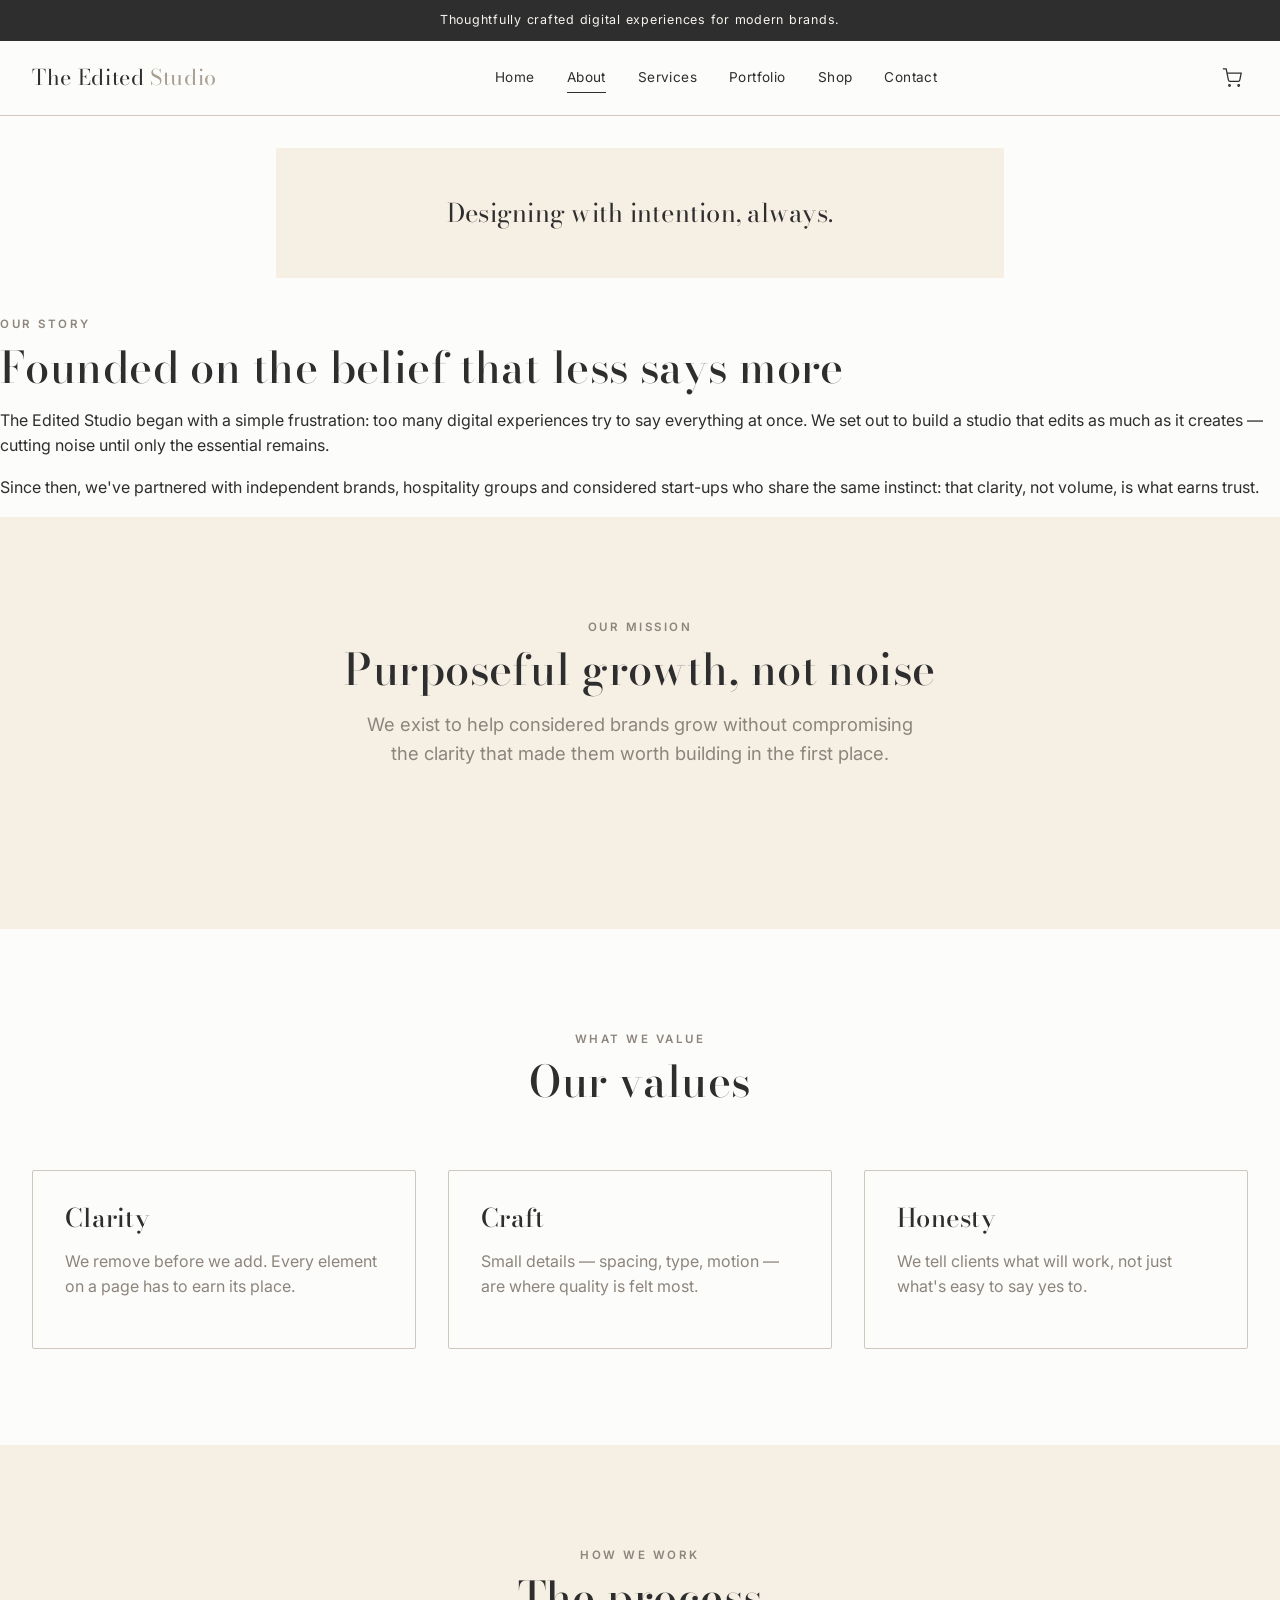
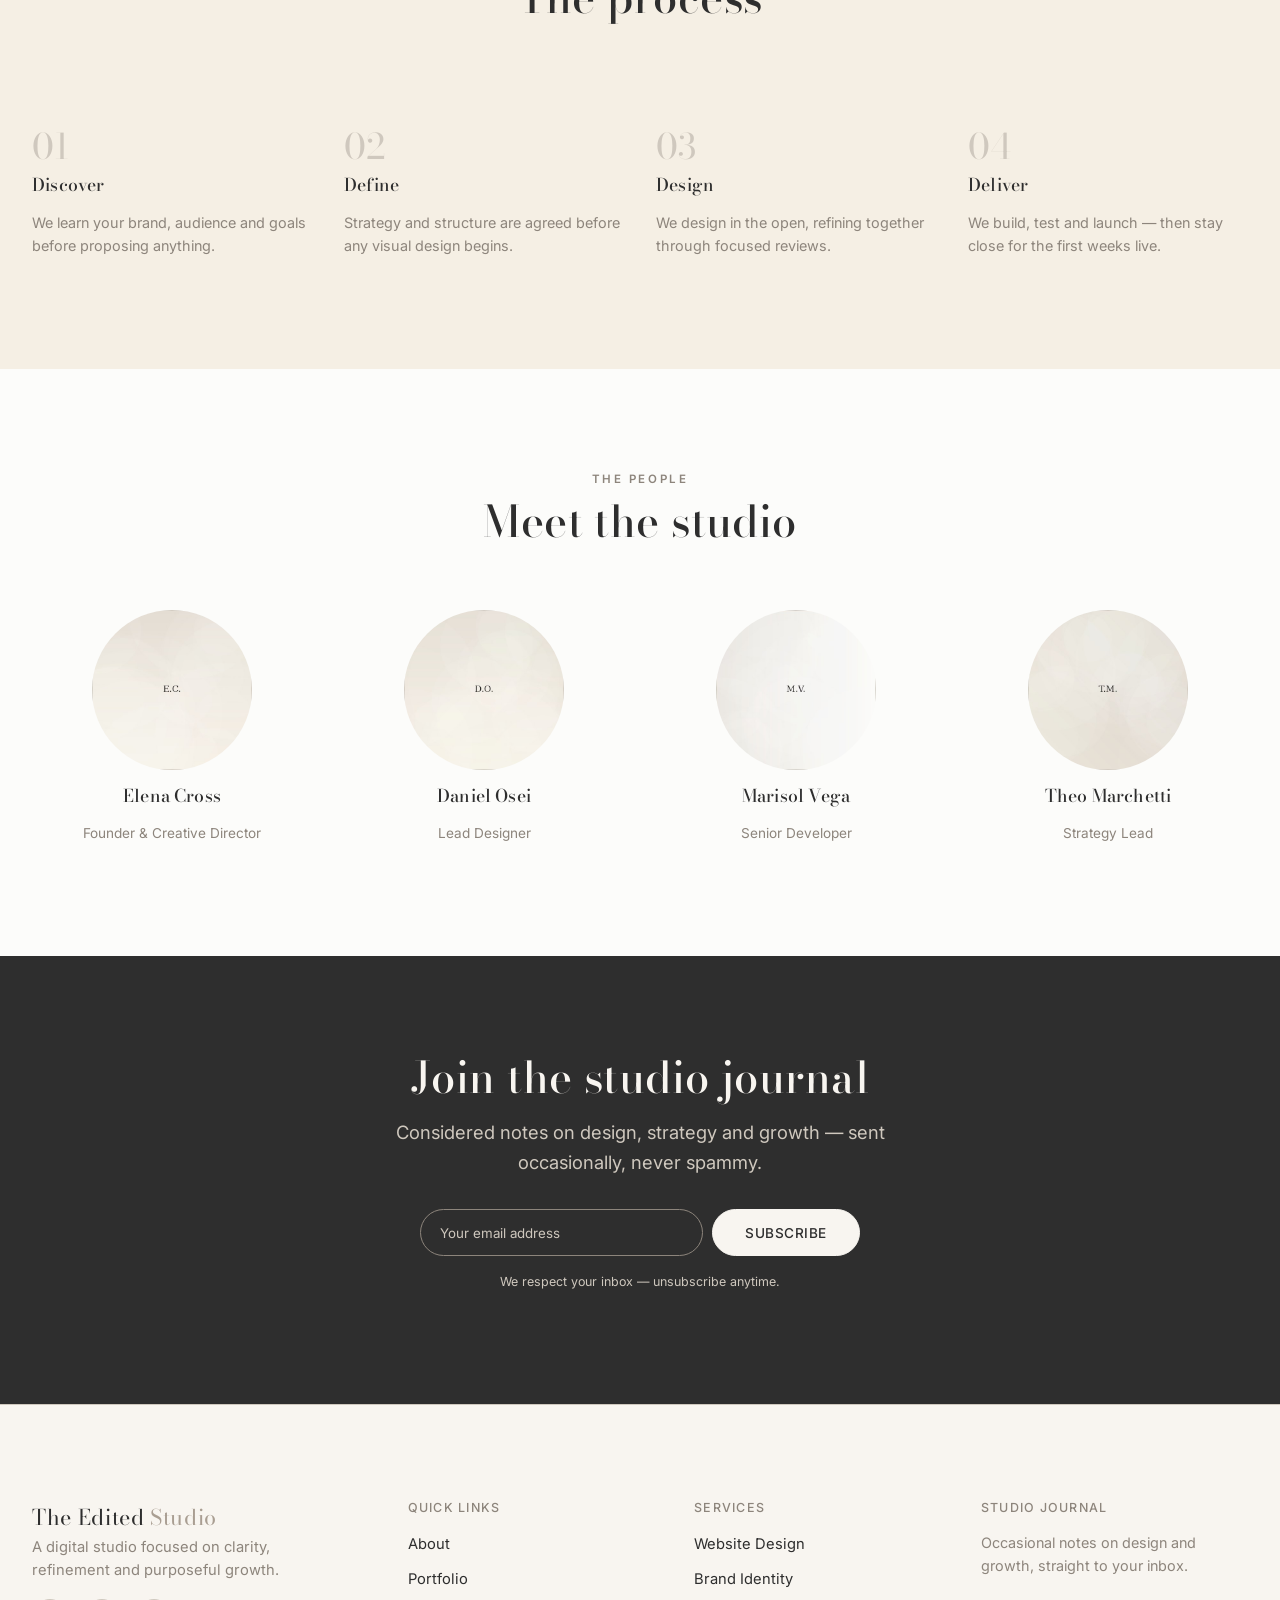
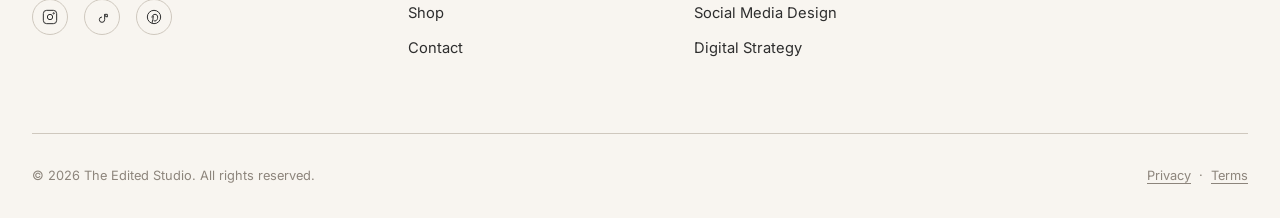
<file: about.html>
<!DOCTYPE html>
<html lang="en">
<head>
<meta charset="UTF-8">
<meta name="viewport" content="width=device-width, initial-scale=1.0">
<title>About — The Edited Studio</title>
<meta name="description" content="Learn about The Edited Studio — our story, mission, values, process and the people behind the work.">
<link rel="preconnect" href="https://fonts.googleapis.com">
<link rel="stylesheet" href="style.css">
<link rel="stylesheet" href="responsive.css">
</head>
<body>
<a class="skip-link" href="#main">Skip to content</a>
<div class="announcement-bar">Thoughtfully crafted digital experiences for modern brands.</div>

<header class="site-header">
  <div class="nav-inner">
    <a href="index.html" class="logo">The Edited <span>Studio</span></a>
    <nav class="nav-links" aria-label="Primary">
      <a href="index.html">Home</a>
      <a href="about.html" aria-current="page">About</a>
      <a href="services.html">Services</a>
      <a href="portfolio.html">Portfolio</a>
      <a href="shop.html">Shop</a>
      <a href="contact.html">Contact</a>
    </nav>
    <div class="nav-utility">
      <a href="cart.html" class="icon-btn" aria-label="View cart">
        <svg width="20" height="20" viewBox="0 0 24 24" fill="none" stroke="currentColor" stroke-width="1.5" aria-hidden="true"><circle cx="9" cy="21" r="1"/><circle cx="20" cy="21" r="1"/><path d="M1 1h4l2.68 13.39a2 2 0 0 0 2 1.61h9.72a2 2 0 0 0 2-1.61L23 6H6"/></svg>
        <span class="cart-count" aria-live="polite">0</span>
      </a>
      <button class="hamburger" aria-label="Open menu" aria-expanded="false" aria-controls="mobile-nav">
        <span></span><span></span><span></span>
      </button>
    </div>
  </div>
</header>

<nav id="mobile-nav" class="mobile-nav" aria-label="Mobile">
  <div class="mobile-nav-top">
    <span class="logo">The Edited <span>Studio</span></span>
    <button class="mobile-nav-close btn-ghost btn btn-sm" aria-label="Close menu">Close</button>
  </div>
  <a href="index.html">Home</a>
  <a href="about.html">About</a>
  <a href="services.html">Services</a>
  <a href="portfolio.html">Portfolio</a>
  <a href="shop.html">Shop</a>
  <a href="contact.html">Contact</a>
  <a href="cart.html">Cart</a>
</nav>

<main id="main">

  <section class="page-header">
    <div class="container">

      <h1>Designing with intention, always.</h1>
      <p class="lede" style="margin:0 auto;">We're a small studio that believes restraint is a form of respect — for your brand, and for the people who'll use what we build.</p>
    </div>
  </section>


      <div>
        <span class="eyebrow">Our story</span>
        <h2>Founded on the belief that less says more</h2>
        <p>The Edited Studio began with a simple frustration: too many digital experiences try to say everything at once. We set out to build a studio that edits as much as it creates — cutting noise until only the essential remains.</p>
        <p>Since then, we've partnered with independent brands, hospitality groups and considered start-ups who share the same instinct: that clarity, not volume, is what earns trust.</p>
      </div>
    </div>
  </section>

  <section style="background: var(--warm-cream);">
    <div class="container">
      <div class="section-heading">
        <span class="eyebrow">Our mission</span>
        <h2>Purposeful growth, not noise</h2>
        <p class="lede" style="margin:0 auto;">We exist to help considered brands grow without compromising the clarity that made them worth building in the first place.</p>
      </div>
    </div>
  </section>

  <section class="values">
    <div class="container">
      <div class="section-heading">
        <span class="eyebrow">What we value</span>
        <h2>Our values</h2>
      </div>
      <div class="values-grid">
        <div class="value-item">
          <h3>Clarity</h3>
          <p style="color:var(--warm-grey);">We remove before we add. Every element on a page has to earn its place.</p>
        </div>
        <div class="value-item">
          <h3>Craft</h3>
          <p style="color:var(--warm-grey);">Small details — spacing, type, motion — are where quality is felt most.</p>
        </div>
        <div class="value-item">
          <h3>Honesty</h3>
          <p style="color:var(--warm-grey);">We tell clients what will work, not just what's easy to say yes to.</p>
        </div>
      </div>
    </div>
  </section>

  <section class="process" style="background: var(--warm-cream);">
    <div class="container">
      <div class="section-heading">
        <span class="eyebrow">How we work</span>
        <h2>The process</h2>
      </div>
      <div class="process-steps">
        <div class="process-step">
          <span class="num">01</span>
          <h4>Discover</h4>
          <p style="color:var(--warm-grey); font-size:0.9rem;">We learn your brand, audience and goals before proposing anything.</p>
        </div>
        <div class="process-step">
          <span class="num">02</span>
          <h4>Define</h4>
          <p style="color:var(--warm-grey); font-size:0.9rem;">Strategy and structure are agreed before any visual design begins.</p>
        </div>
        <div class="process-step">
          <span class="num">03</span>
          <h4>Design</h4>
          <p style="color:var(--warm-grey); font-size:0.9rem;">We design in the open, refining together through focused reviews.</p>
        </div>
        <div class="process-step">
          <span class="num">04</span>
          <h4>Deliver</h4>
          <p style="color:var(--warm-grey); font-size:0.9rem;">We build, test and launch — then stay close for the first weeks live.</p>
        </div>
      </div>
    </div>
  </section>

  <section class="team">
    <div class="container">
      <div class="section-heading">
        <span class="eyebrow">The people</span>
        <h2>Meet the studio</h2>
      </div>
      <div class="team-grid">
        <div class="team-card">
          <div class="team-photo"><img src="team-1.jpg" alt="Portrait of Elena Cross" loading="lazy"></div>
          <h4>Elena Cross</h4>
          <p class="team-role">Founder &amp; Creative Director</p>
        </div>
        <div class="team-card">
          <div class="team-photo"><img src="team-2.jpg" alt="Portrait of Daniel Osei" loading="lazy"></div>
          <h4>Daniel Osei</h4>
          <p class="team-role">Lead Designer</p>
        </div>
        <div class="team-card">
          <div class="team-photo"><img src="team-3.jpg" alt="Portrait of Marisol Vega" loading="lazy"></div>
          <h4>Marisol Vega</h4>
          <p class="team-role">Senior Developer</p>
        </div>
        <div class="team-card">
          <div class="team-photo"><img src="team-4.jpg" alt="Portrait of Theo Marchetti" loading="lazy"></div>
          <h4>Theo Marchetti</h4>
          <p class="team-role">Strategy Lead</p>
        </div>
      </div>
    </div>
  </section>

  <section class="newsletter">
    <div class="container">
      <h2>Join the studio journal</h2>
      <p class="lede">Considered notes on design, strategy and growth — sent occasionally, never spammy.</p>
      <form class="newsletter-form" data-newsletter-form>
        <label class="visually-hidden" for="newsletter-email">Email address</label>
        <input type="email" id="newsletter-email" placeholder="Your email address" required>
        <button type="submit" class="btn">Subscribe</button>
      </form>
      <p class="form-note" data-form-note>We respect your inbox — unsubscribe anytime.</p>
    </div>
  </section>

</main>

<footer class="site-footer">
  <div class="container">
    <div class="footer-grid">
      <div class="footer-about">
        <a href="index.html" class="logo">The Edited <span>Studio</span></a>
        <p>A digital studio focused on clarity, refinement and purposeful growth.</p>
        <div class="social-icons">
          <a href="#" aria-label="The Edited Studio on Instagram"><svg width="16" height="16" viewBox="0 0 24 24" fill="none" stroke="currentColor" stroke-width="1.5" aria-hidden="true"><rect x="2" y="2" width="20" height="20" rx="5"/><circle cx="12" cy="12" r="4"/><circle cx="17.5" cy="6.5" r="1"/></svg></a>
          <a href="#" aria-label="The Edited Studio on TikTok"><svg width="16" height="16" viewBox="0 0 24 24" fill="none" stroke="currentColor" stroke-width="1.5" aria-hidden="true"><path d="M16 8v8a4 4 0 1 1-4-4"/><path d="M16 8a4 4 0 0 0 4 4V8h-4z"/></svg></a>
          <a href="#" aria-label="The Edited Studio on Pinterest"><svg width="16" height="16" viewBox="0 0 24 24" fill="none" stroke="currentColor" stroke-width="1.5" aria-hidden="true"><circle cx="12" cy="12" r="10"/><path d="M9 21c1-3 2-8 2-11"/><path d="M9 13c0-2.5 1.5-5 4.5-5 2.5 0 4 1.7 4 4.2 0 3-1.5 5.8-4 5.8-1 0-1.8-.5-2.1-1"/></svg></a>
        </div>
      </div>
      <nav>
        <h4>Quick Links</h4>
        <ul>
          <li><a href="about.html">About</a></li>
          <li><a href="portfolio.html">Portfolio</a></li>
          <li><a href="shop.html">Shop</a></li>
          <li><a href="contact.html">Contact</a></li>
        </ul>
      </nav>
      <nav>
        <h4>Services</h4>
        <ul>
          <li><a href="services.html">Website Design</a></li>
          <li><a href="services.html">Brand Identity</a></li>
          <li><a href="services.html">Social Media Design</a></li>
          <li><a href="services.html">Digital Strategy</a></li>
        </ul>
      </nav>
      <div class="footer-newsletter">
        <h4>Studio Journal</h4>
        <p style="color:var(--warm-grey); font-size:0.9rem;">Occasional notes on design and growth, straight to your inbox.</p>
      </div>
    </div>
    <div class="footer-bottom">
      <span>© 2026 The Edited Studio. All rights reserved.</span>
      <span><a href="contact.html">Privacy</a> &nbsp;·&nbsp; <a href="contact.html">Terms</a></span>
    </div>
  </div>
</footer>

<script src="cart.js"></script>
<script src="app.js"></script>
</body>
</html>
</file>
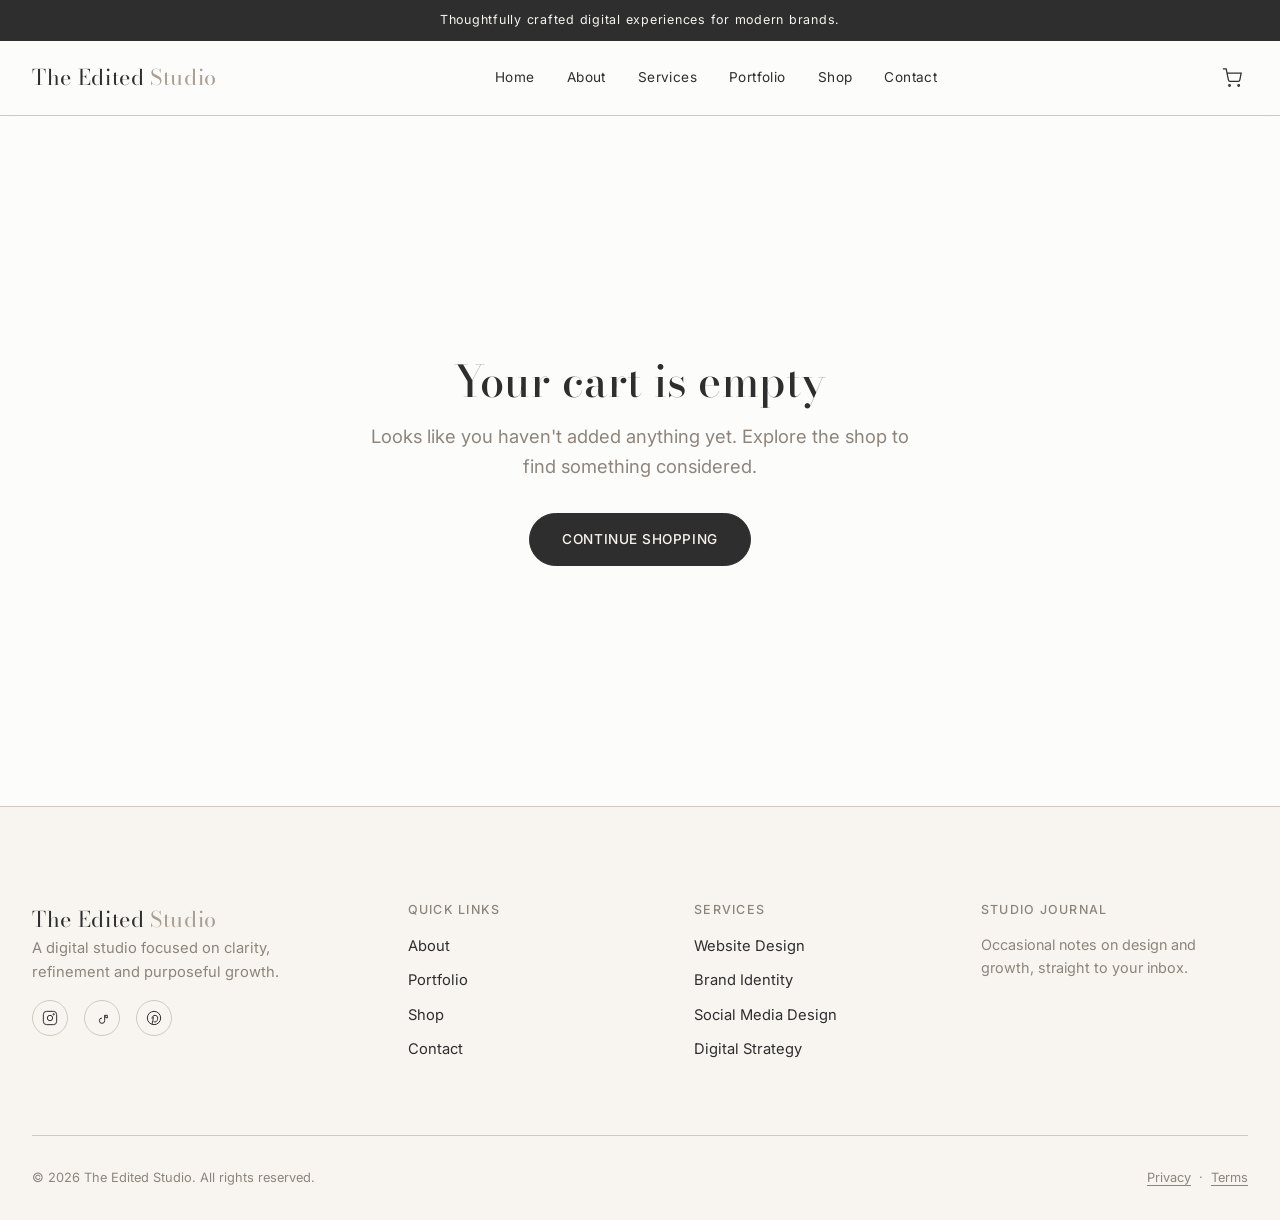
<file: cart.html>
<!DOCTYPE html>
<html lang="en">
<head>
<meta charset="UTF-8">
<meta name="viewport" content="width=device-width, initial-scale=1.0">
<title>Your Cart — The Edited Studio</title>
<meta name="description" content="Review your cart at The Edited Studio.">
<link rel="preconnect" href="https://fonts.googleapis.com">
<link rel="stylesheet" href="style.css">
<link rel="stylesheet" href="responsive.css">
</head>
<body>
<a class="skip-link" href="#main">Skip to content</a>
<div class="announcement-bar">Thoughtfully crafted digital experiences for modern brands.</div>

<header class="site-header">
  <div class="nav-inner">
    <a href="index.html" class="logo">The Edited <span>Studio</span></a>
    <nav class="nav-links" aria-label="Primary">
      <a href="index.html">Home</a>
      <a href="about.html">About</a>
      <a href="services.html">Services</a>
      <a href="portfolio.html">Portfolio</a>
      <a href="shop.html">Shop</a>
      <a href="contact.html">Contact</a>
    </nav>
    <div class="nav-utility">
      <a href="cart.html" class="icon-btn" aria-label="View cart" aria-current="page">
        <svg width="20" height="20" viewBox="0 0 24 24" fill="none" stroke="currentColor" stroke-width="1.5" aria-hidden="true"><circle cx="9" cy="21" r="1"/><circle cx="20" cy="21" r="1"/><path d="M1 1h4l2.68 13.39a2 2 0 0 0 2 1.61h9.72a2 2 0 0 0 2-1.61L23 6H6"/></svg>
        <span class="cart-count" aria-live="polite">0</span>
      </a>
      <button class="hamburger" aria-label="Open menu" aria-expanded="false" aria-controls="mobile-nav">
        <span></span><span></span><span></span>
      </button>
    </div>
  </div>
</header>

<nav id="mobile-nav" class="mobile-nav" aria-label="Mobile">
  <div class="mobile-nav-top">
    <span class="logo">The Edited <span>Studio</span></span>
    <button class="mobile-nav-close btn-ghost btn btn-sm" aria-label="Close menu">Close</button>
  </div>
  <a href="index.html">Home</a>
  <a href="about.html">About</a>
  <a href="services.html">Services</a>
  <a href="portfolio.html">Portfolio</a>
  <a href="shop.html">Shop</a>
  <a href="contact.html">Contact</a>
  <a href="cart.html">Cart</a>
</nav>

<main id="main">

  <section>
    <div class="container">

      <div class="empty-cart" data-cart-empty style="display:none;">
        <h2>Your cart is empty</h2>
        <p class="lede" style="margin:0 auto var(--space-md);">Looks like you haven't added anything yet. Explore the shop to find something considered.</p>
        <a href="shop.html" class="btn">Continue Shopping</a>
      </div>

      <div class="cart-layout" data-cart-content style="display:none;">
        <div>
          <table class="cart-table">
            <caption class="visually-hidden">Items in your cart</caption>
            <thead>
              <tr>
                <th scope="col">Product</th>
                <th scope="col">Price</th>
                <th scope="col">Quantity</th>
                <th scope="col">Total</th>
              </tr>
            </thead>
            <tbody data-cart-body></tbody>
          </table>
          <a href="shop.html" class="btn btn-outline" style="margin-top: var(--space-lg);">Continue Shopping</a>
        </div>

        <aside class="summary-card">
          <h3>Order Summary</h3>
          <div class="summary-row">
            <span>Subtotal</span>
            <span data-sum-subtotal>$0.00</span>
          </div>
          <div class="summary-row">
            <span>Shipping</span>
            <span data-sum-shipping>$0.00</span>
          </div>
          <div class="summary-row total">
            <span>Total</span>
            <span data-sum-total>$0.00</span>
          </div>
          <button class="btn btn-block" data-checkout>Proceed to Checkout</button>
          <p class="form-note">Free shipping on orders over $150.</p>
        </aside>
      </div>

    </div>
  </section>

</main>

<footer class="site-footer">
  <div class="container">
    <div class="footer-grid">
      <div class="footer-about">
        <a href="index.html" class="logo">The Edited <span>Studio</span></a>
        <p>A digital studio focused on clarity, refinement and purposeful growth.</p>
        <div class="social-icons">
          <a href="#" aria-label="The Edited Studio on Instagram"><svg width="16" height="16" viewBox="0 0 24 24" fill="none" stroke="currentColor" stroke-width="1.5" aria-hidden="true"><rect x="2" y="2" width="20" height="20" rx="5"/><circle cx="12" cy="12" r="4"/><circle cx="17.5" cy="6.5" r="1"/></svg></a>
          <a href="#" aria-label="The Edited Studio on TikTok"><svg width="16" height="16" viewBox="0 0 24 24" fill="none" stroke="currentColor" stroke-width="1.5" aria-hidden="true"><path d="M16 8v8a4 4 0 1 1-4-4"/><path d="M16 8a4 4 0 0 0 4 4V8h-4z"/></svg></a>
          <a href="#" aria-label="The Edited Studio on Pinterest"><svg width="16" height="16" viewBox="0 0 24 24" fill="none" stroke="currentColor" stroke-width="1.5" aria-hidden="true"><circle cx="12" cy="12" r="10"/><path d="M9 21c1-3 2-8 2-11"/><path d="M9 13c0-2.5 1.5-5 4.5-5 2.5 0 4 1.7 4 4.2 0 3-1.5 5.8-4 5.8-1 0-1.8-.5-2.1-1"/></svg></a>
        </div>
      </div>
      <nav>
        <h4>Quick Links</h4>
        <ul>
          <li><a href="about.html">About</a></li>
          <li><a href="portfolio.html">Portfolio</a></li>
          <li><a href="shop.html">Shop</a></li>
          <li><a href="contact.html">Contact</a></li>
        </ul>
      </nav>
      <nav>
        <h4>Services</h4>
        <ul>
          <li><a href="services.html">Website Design</a></li>
          <li><a href="services.html">Brand Identity</a></li>
          <li><a href="services.html">Social Media Design</a></li>
          <li><a href="services.html">Digital Strategy</a></li>
        </ul>
      </nav>
      <div class="footer-newsletter">
        <h4>Studio Journal</h4>
        <p style="color:var(--warm-grey); font-size:0.9rem;">Occasional notes on design and growth, straight to your inbox.</p>
      </div>
    </div>
    <div class="footer-bottom">
      <span>© 2026 The Edited Studio. All rights reserved.</span>
      <span><a href="contact.html">Privacy</a> &nbsp;·&nbsp; <a href="contact.html">Terms</a></span>
    </div>
  </div>
</footer>

<script src="cart.js"></script>
<script src="app.js"></script>
</body>
</html>
</file>
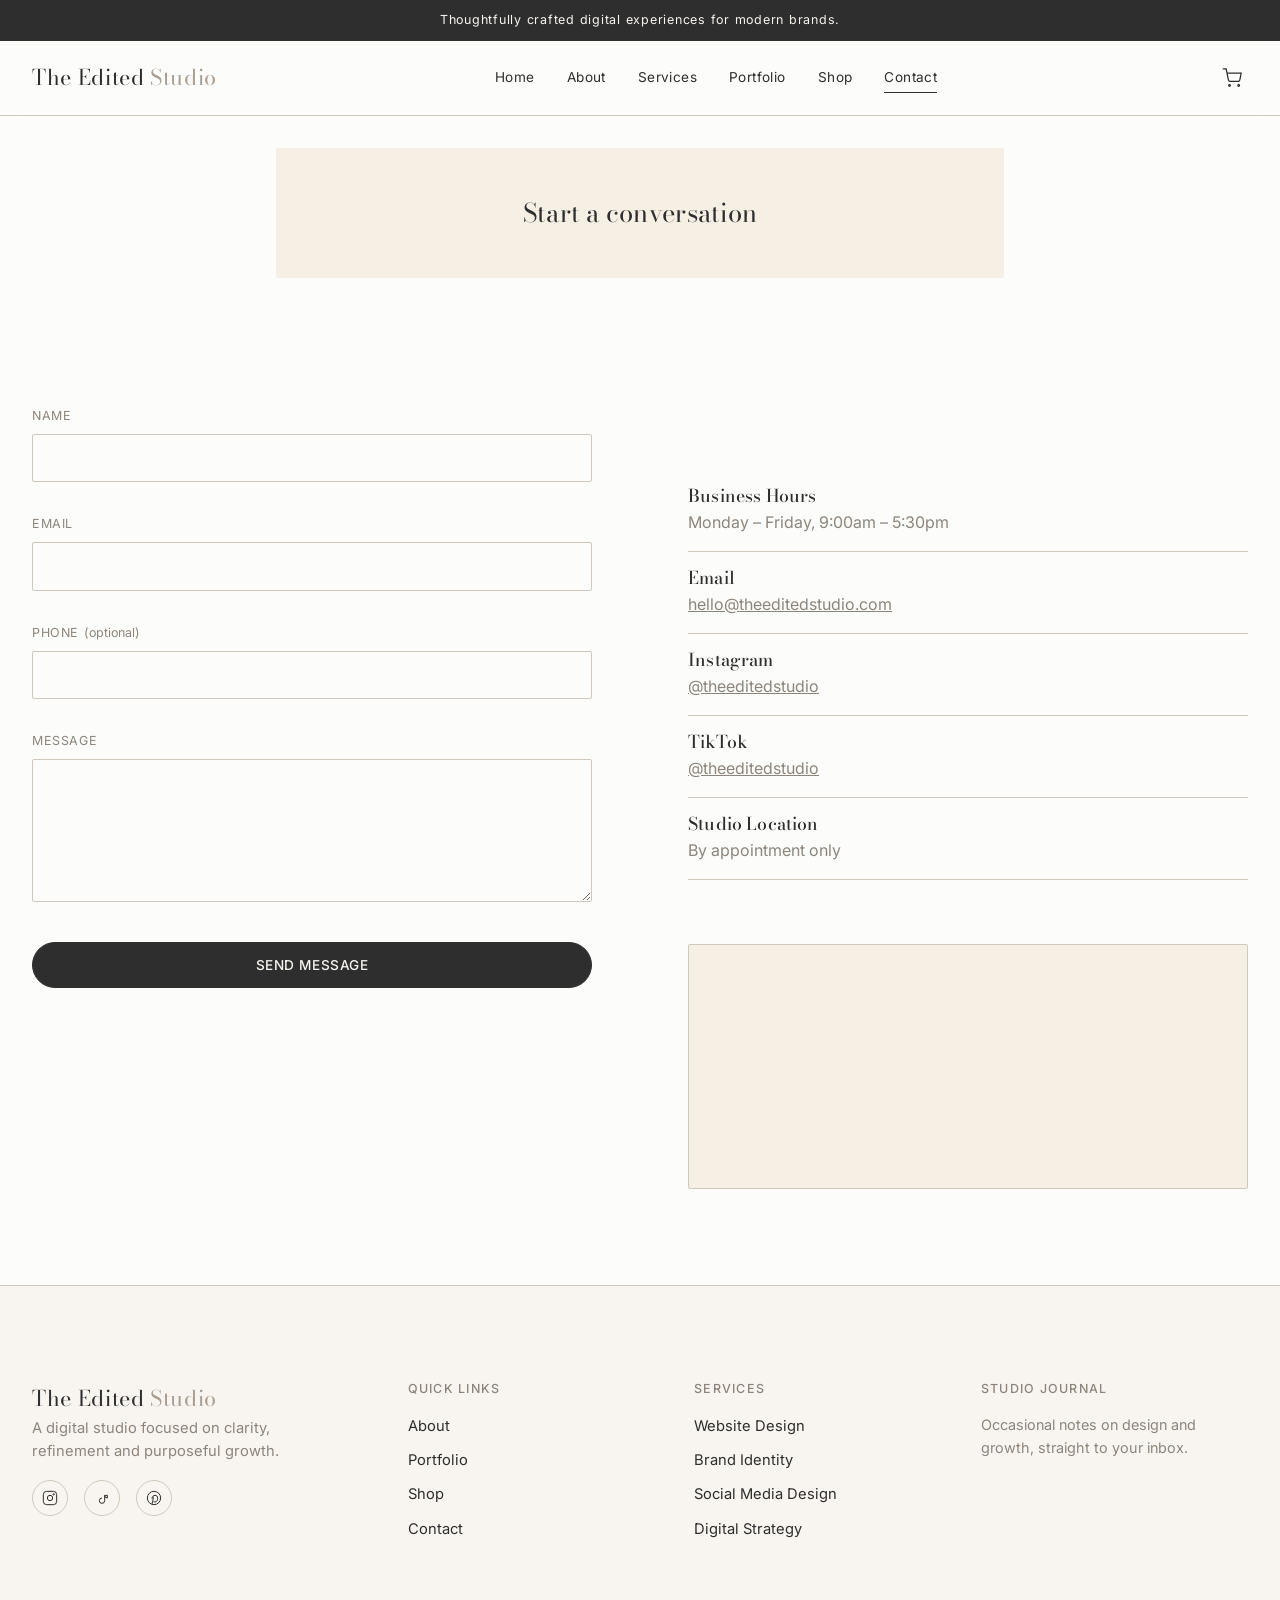
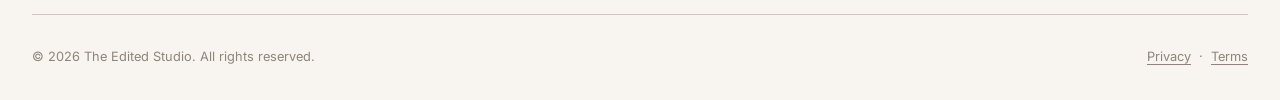
<file: contact.html>
<!DOCTYPE html>
<html lang="en">
<head>
<meta charset="UTF-8">
<meta name="viewport" content="width=device-width, initial-scale=1.0">
<title>Contact — The Edited Studio</title>
<meta name="description" content="Get in touch with The Edited Studio to start a project — website design, brand identity, digital strategy and more.">
<link rel="preconnect" href="https://fonts.googleapis.com">
<link rel="stylesheet" href="style.css">
<link rel="stylesheet" href="responsive.css">
</head>
<body>
<a class="skip-link" href="#main">Skip to content</a>
<div class="announcement-bar">Thoughtfully crafted digital experiences for modern brands.</div>

<header class="site-header">
  <div class="nav-inner">
    <a href="index.html" class="logo">The Edited <span>Studio</span></a>
    <nav class="nav-links" aria-label="Primary">
      <a href="index.html">Home</a>
      <a href="about.html">About</a>
      <a href="services.html">Services</a>
      <a href="portfolio.html">Portfolio</a>
      <a href="shop.html">Shop</a>
      <a href="contact.html" aria-current="page">Contact</a>
    </nav>
    <div class="nav-utility">
      <a href="cart.html" class="icon-btn" aria-label="View cart">
        <svg width="20" height="20" viewBox="0 0 24 24" fill="none" stroke="currentColor" stroke-width="1.5" aria-hidden="true"><circle cx="9" cy="21" r="1"/><circle cx="20" cy="21" r="1"/><path d="M1 1h4l2.68 13.39a2 2 0 0 0 2 1.61h9.72a2 2 0 0 0 2-1.61L23 6H6"/></svg>
        <span class="cart-count" aria-live="polite">0</span>
      </a>
      <button class="hamburger" aria-label="Open menu" aria-expanded="false" aria-controls="mobile-nav">
        <span></span><span></span><span></span>
      </button>
    </div>
  </div>
</header>

<nav id="mobile-nav" class="mobile-nav" aria-label="Mobile">
  <div class="mobile-nav-top">
    <span class="logo">The Edited <span>Studio</span></span>
    <button class="mobile-nav-close btn-ghost btn btn-sm" aria-label="Close menu">Close</button>
  </div>
  <a href="index.html">Home</a>
  <a href="about.html">About</a>
  <a href="services.html">Services</a>
  <a href="portfolio.html">Portfolio</a>
  <a href="shop.html">Shop</a>
  <a href="contact.html">Contact</a>
  <a href="cart.html">Cart</a>
</nav>

<main id="main">

  <section class="page-header">
    <div class="container">
      <h1>Start a conversation</h1>
      <p class="lede" style="margin:0 auto;">Tell us a little about your project and we'll be in touch within two business days.</p>
    </div>
  </section>

  <section>
    <div class="container contact-layout">
      <div>
        <div class="form-success" data-form-success tabindex="-1">
          Thank you — your message has been sent. We'll be in touch soon.
        </div>
        <form data-contact-form novalidate>
          <div class="form-group">
            <label for="name">Name</label>
            <input type="text" id="name" name="name" required autocomplete="name">
          </div>
          <div class="form-group">
            <label for="email">Email</label>
            <input type="email" id="email" name="email" required autocomplete="email">
          </div>
          <div class="form-group">
            <label for="phone">Phone <span style="text-transform:none; letter-spacing:0;">(optional)</span></label>
            <input type="tel" id="phone" name="phone" autocomplete="tel">
          </div>
          <div class="form-group">
            <label for="message">Message</label>
            <textarea id="message" name="message" rows="6" required></textarea>
          </div>
          <button type="submit" class="btn btn-block">Send Message</button>
        </form>
      </div>

      <div>
        <ul class="contact-info-list">
          <li>
            <h4>Business Hours</h4>
            <p>Monday – Friday, 9:00am – 5:30pm</p>
          </li>
          <li>
            <h4>Email</h4>
            <p><a href="mailto:hello@theeditedstudio.com" style="text-decoration:underline;">hello@theeditedstudio.com</a></p>
          </li>
          <li>
            <h4>Instagram</h4>
            <p><a href="#" style="text-decoration:underline;">@theeditedstudio</a></p>
          </li>
          <li>
            <h4>TikTok</h4>
            <p><a href="#" style="text-decoration:underline;">@theeditedstudio</a></p>
          </li>
          <li>
            <h4>Studio Location</h4>
            <p>By appointment only</p>
          </li>
        </ul>

        <div class="map-placeholder" role="img" aria-label="Map placeholder showing studio location">
          
        </div>
      </div>
    </div>
  </section>

</main>

<footer class="site-footer">
  <div class="container">
    <div class="footer-grid">
      <div class="footer-about">
        <a href="index.html" class="logo">The Edited <span>Studio</span></a>
        <p>A digital studio focused on clarity, refinement and purposeful growth.</p>
        <div class="social-icons">
          <a href="#" aria-label="The Edited Studio on Instagram"><svg width="16" height="16" viewBox="0 0 24 24" fill="none" stroke="currentColor" stroke-width="1.5" aria-hidden="true"><rect x="2" y="2" width="20" height="20" rx="5"/><circle cx="12" cy="12" r="4"/><circle cx="17.5" cy="6.5" r="1"/></svg></a>
          <a href="#" aria-label="The Edited Studio on TikTok"><svg width="16" height="16" viewBox="0 0 24 24" fill="none" stroke="currentColor" stroke-width="1.5" aria-hidden="true"><path d="M16 8v8a4 4 0 1 1-4-4"/><path d="M16 8a4 4 0 0 0 4 4V8h-4z"/></svg></a>
          <a href="#" aria-label="The Edited Studio on Pinterest"><svg width="16" height="16" viewBox="0 0 24 24" fill="none" stroke="currentColor" stroke-width="1.5" aria-hidden="true"><circle cx="12" cy="12" r="10"/><path d="M9 21c1-3 2-8 2-11"/><path d="M9 13c0-2.5 1.5-5 4.5-5 2.5 0 4 1.7 4 4.2 0 3-1.5 5.8-4 5.8-1 0-1.8-.5-2.1-1"/></svg></a>
        </div>
      </div>
      <nav>
        <h4>Quick Links</h4>
        <ul>
          <li><a href="about.html">About</a></li>
          <li><a href="portfolio.html">Portfolio</a></li>
          <li><a href="shop.html">Shop</a></li>
          <li><a href="contact.html">Contact</a></li>
        </ul>
      </nav>
      <nav>
        <h4>Services</h4>
        <ul>
          <li><a href="services.html">Website Design</a></li>
          <li><a href="services.html">Brand Identity</a></li>
          <li><a href="services.html">Social Media Design</a></li>
          <li><a href="services.html">Digital Strategy</a></li>
        </ul>
      </nav>
      <div class="footer-newsletter">
        <h4>Studio Journal</h4>
        <p style="color:var(--warm-grey); font-size:0.9rem;">Occasional notes on design and growth, straight to your inbox.</p>
      </div>
    </div>
    <div class="footer-bottom">
      <span>© 2026 The Edited Studio. All rights reserved.</span>
      <span><a href="contact.html">Privacy</a> &nbsp;·&nbsp; <a href="contact.html">Terms</a></span>
    </div>
  </div>
</footer>

<script src="cart.js"></script>
<script src="app.js"></script>
</body>
</html>
</file>
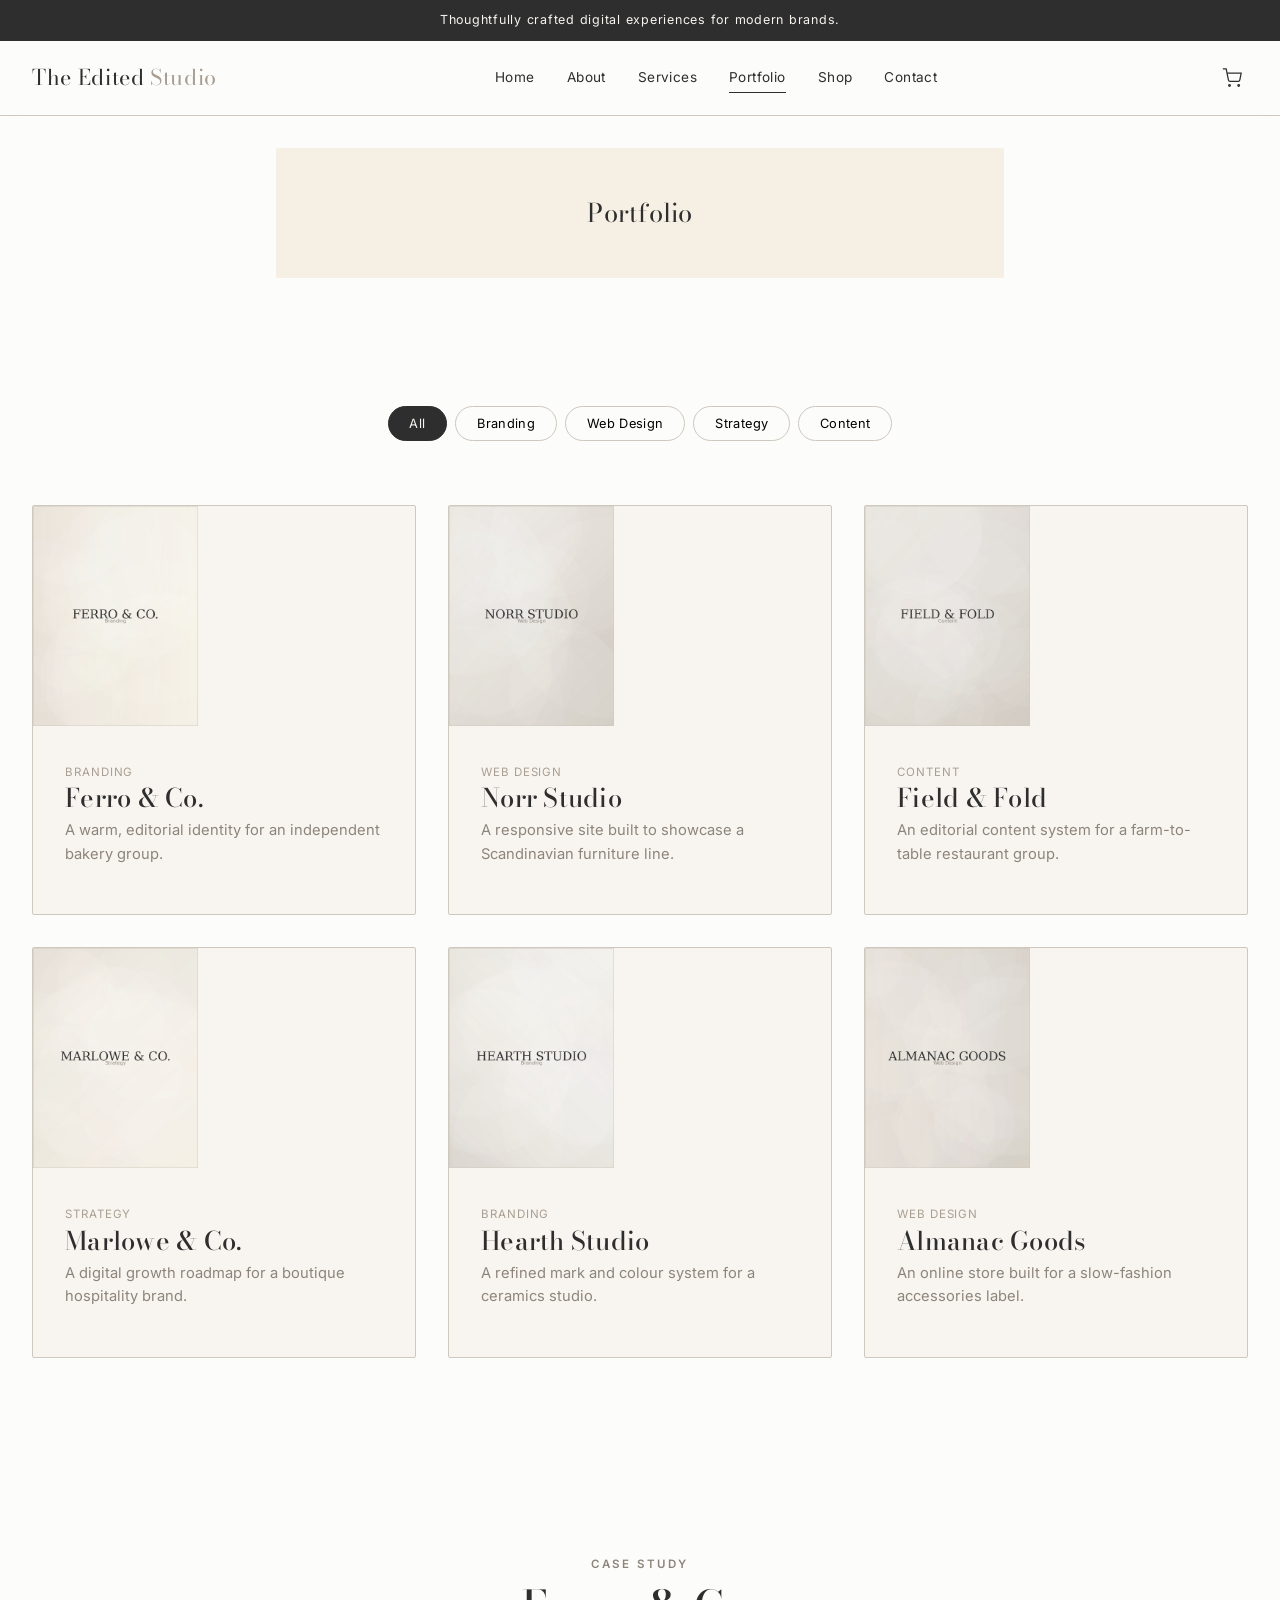
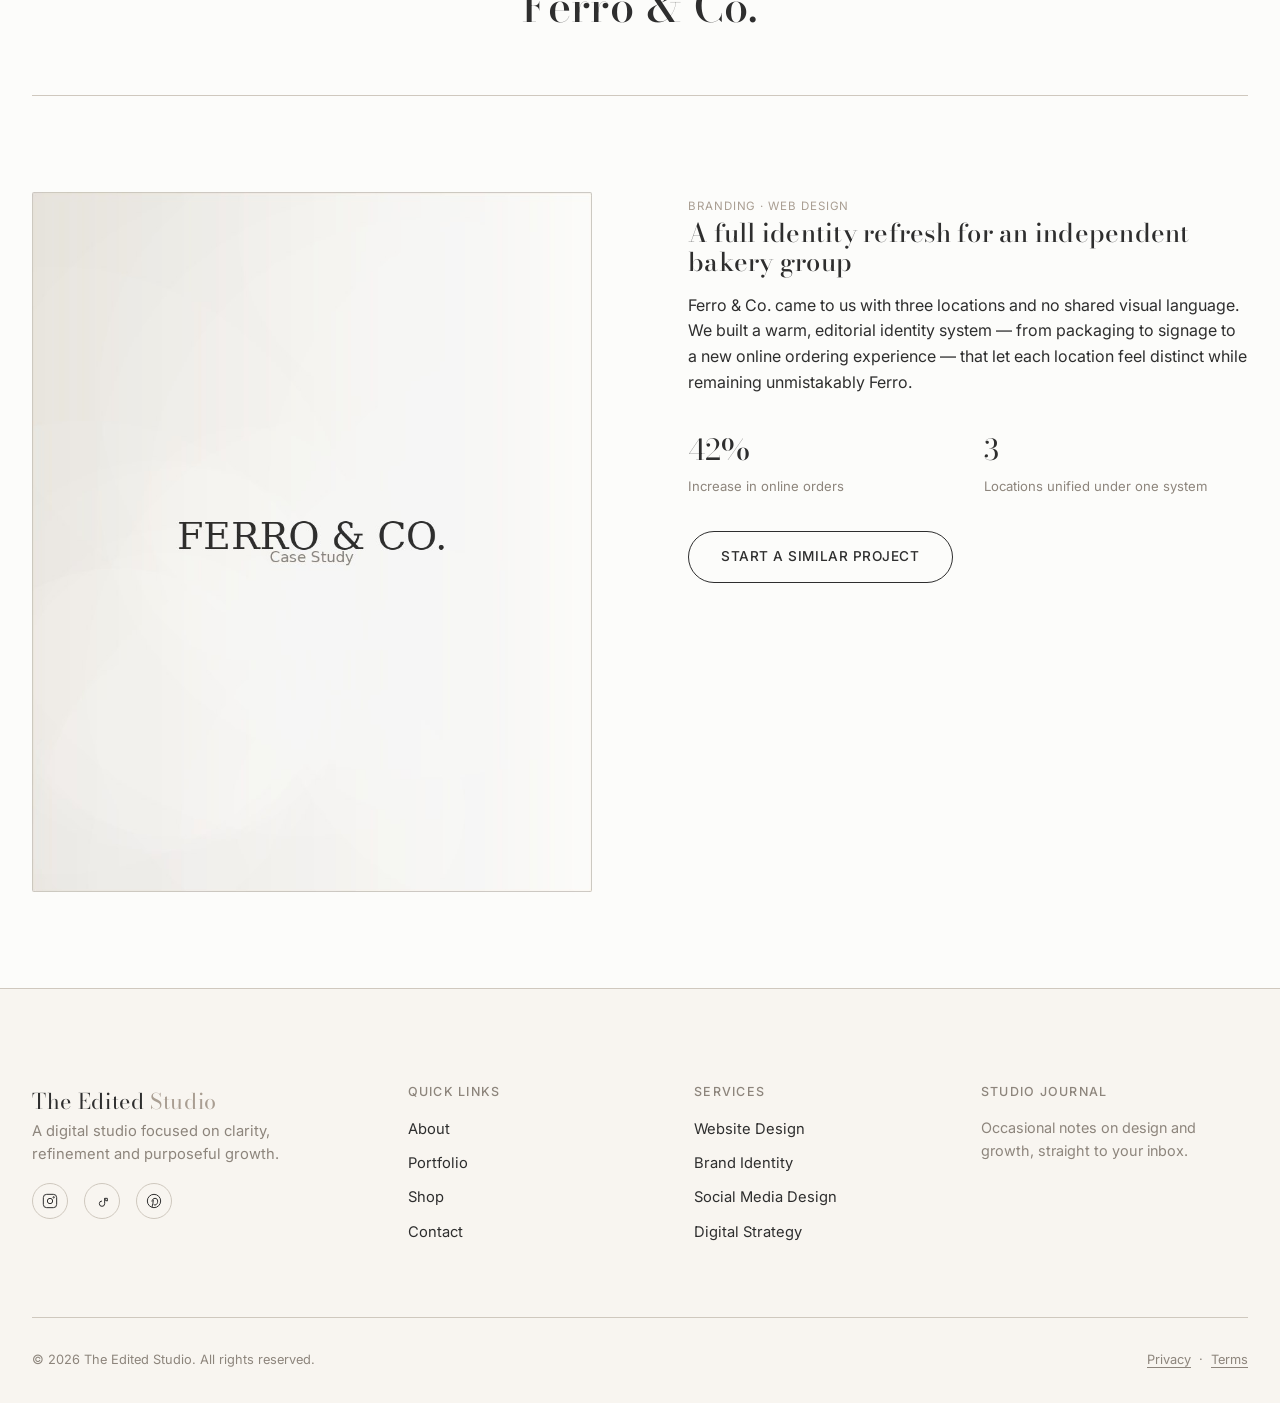
<file: portfolio.html>
<!DOCTYPE html>
<html lang="en">
<head>
<meta charset="UTF-8">
<meta name="viewport" content="width=device-width, initial-scale=1.0">
<title>Portfolio — The Edited Studio</title>
<meta name="description" content="A minimal gallery of website design, brand identity and digital strategy projects from The Edited Studio.">
<link rel="preconnect" href="https://fonts.googleapis.com">
<link rel="stylesheet" href="style.css">
<link rel="stylesheet" href="responsive.css">
</head>
<body>
<a class="skip-link" href="#main">Skip to content</a>
<div class="announcement-bar">Thoughtfully crafted digital experiences for modern brands.</div>

<header class="site-header">
  <div class="nav-inner">
    <a href="index.html" class="logo">The Edited <span>Studio</span></a>
    <nav class="nav-links" aria-label="Primary">
      <a href="index.html">Home</a>
      <a href="about.html">About</a>
      <a href="services.html">Services</a>
      <a href="portfolio.html" aria-current="page">Portfolio</a>
      <a href="shop.html">Shop</a>
      <a href="contact.html">Contact</a>
    </nav>
    <div class="nav-utility">
      <a href="cart.html" class="icon-btn" aria-label="View cart">
        <svg width="20" height="20" viewBox="0 0 24 24" fill="none" stroke="currentColor" stroke-width="1.5" aria-hidden="true"><circle cx="9" cy="21" r="1"/><circle cx="20" cy="21" r="1"/><path d="M1 1h4l2.68 13.39a2 2 0 0 0 2 1.61h9.72a2 2 0 0 0 2-1.61L23 6H6"/></svg>
        <span class="cart-count" aria-live="polite">0</span>
      </a>
      <button class="hamburger" aria-label="Open menu" aria-expanded="false" aria-controls="mobile-nav">
        <span></span><span></span><span></span>
      </button>
    </div>
  </div>
</header>

<nav id="mobile-nav" class="mobile-nav" aria-label="Mobile">
  <div class="mobile-nav-top">
    <span class="logo">The Edited <span>Studio</span></span>
    <button class="mobile-nav-close btn-ghost btn btn-sm" aria-label="Close menu">Close</button>
  </div>
  <a href="index.html">Home</a>
  <a href="about.html">About</a>
  <a href="services.html">Services</a>
  <a href="portfolio.html">Portfolio</a>
  <a href="shop.html">Shop</a>
  <a href="contact.html">Contact</a>
  <a href="cart.html">Cart</a>
</nav>

<main id="main">

  <section class="page-header">
    <div class="container">
      <span class="eyebrow">Selected work</span>
      <h1>Portfolio</h1>
      <p class="lede" style="margin:0 auto;">A collection of brand and digital projects built with considered brands across hospitality, retail and lifestyle.</p>
    </div>
  </section>

  <section class="portfolio-gallery">
    <div class="container">
      <div class="filter-bar" data-filter-bar>
        <button class="filter-btn" data-filter="all" aria-pressed="true">All</button>
        <button class="filter-btn" data-filter="branding" aria-pressed="false">Branding</button>
        <button class="filter-btn" data-filter="web" aria-pressed="false">Web Design</button>
        <button class="filter-btn" data-filter="strategy" aria-pressed="false">Strategy</button>
        <button class="filter-btn" data-filter="content" aria-pressed="false">Content</button>
      </div>

      <div class="grid grid-3">
        <article class="card portfolio-item" data-portfolio-item data-category="branding">
          <div class="card-media"><img src="work-1.jpg" alt="Ferro & Co. brand identity project" loading="lazy"></div>
          <div class="card-body"><span class="tag">Branding</span><h3>Ferro &amp; Co.</h3><p>A warm, editorial identity for an independent bakery group.</p></div>
        </article>
        <article class="card portfolio-item" data-portfolio-item data-category="web">
          <div class="card-media"><img src="work-2.jpg" alt="Norr Studio website design project" loading="lazy"></div>
          <div class="card-body"><span class="tag">Web Design</span><h3>Norr Studio</h3><p>A responsive site built to showcase a Scandinavian furniture line.</p></div>
        </article>
        <article class="card portfolio-item" data-portfolio-item data-category="content">
          <div class="card-media"><img src="work-3.jpg" alt="Field and Fold content project" loading="lazy"></div>
          <div class="card-body"><span class="tag">Content</span><h3>Field &amp; Fold</h3><p>An editorial content system for a farm-to-table restaurant group.</p></div>
        </article>
        <article class="card portfolio-item" data-portfolio-item data-category="strategy">
          <div class="card-media"><img src="work-4.jpg" alt="Marlowe & Co. digital strategy project" loading="lazy"></div>
          <div class="card-body"><span class="tag">Strategy</span><h3>Marlowe &amp; Co.</h3><p>A digital growth roadmap for a boutique hospitality brand.</p></div>
        </article>
        <article class="card portfolio-item" data-portfolio-item data-category="branding">
          <div class="card-media"><img src="work-5.jpg" alt="Hearth Studio brand identity project" loading="lazy"></div>
          <div class="card-body"><span class="tag">Branding</span><h3>Hearth Studio</h3><p>A refined mark and colour system for a ceramics studio.</p></div>
        </article>
        <article class="card portfolio-item" data-portfolio-item data-category="web">
          <div class="card-media"><img src="work-6.jpg" alt="Almanac Goods website project" loading="lazy"></div>
          <div class="card-body"><span class="tag">Web Design</span><h3>Almanac Goods</h3><p>An online store built for a slow-fashion accessories label.</p></div>
        </article>
      </div>
    </div>
  </section>

  <section class="case-study-section">
    <div class="container">
      <div class="section-heading">
        <span class="eyebrow">Case study</span>
        <h2>Ferro &amp; Co.</h2>
      </div>
      <div class="case-study">
        <div class="story-figure">
          <img src="case-study-1.jpg" alt="Ferro & Co. packaging and storefront design" loading="lazy">
        </div>
        <div>
          <span class="tag">Branding · Web Design</span>
          <h3>A full identity refresh for an independent bakery group</h3>
          <p>Ferro &amp; Co. came to us with three locations and no shared visual language. We built a warm, editorial identity system — from packaging to signage to a new online ordering experience — that let each location feel distinct while remaining unmistakably Ferro.</p>
          <div class="case-study-stats">
            <div>
              <span class="stat-num">42%</span>
              <span class="stat-label">Increase in online orders</span>
            </div>
            <div>
              <span class="stat-num">3</span>
              <span class="stat-label">Locations unified under one system</span>
            </div>
          </div>
          <a href="contact.html" class="btn btn-outline" style="margin-top: var(--space-md);">Start a similar project</a>
        </div>
      </div>
    </div>
  </section>

</main>

<footer class="site-footer">
  <div class="container">
    <div class="footer-grid">
      <div class="footer-about">
        <a href="index.html" class="logo">The Edited <span>Studio</span></a>
        <p>A digital studio focused on clarity, refinement and purposeful growth.</p>
        <div class="social-icons">
          <a href="#" aria-label="The Edited Studio on Instagram"><svg width="16" height="16" viewBox="0 0 24 24" fill="none" stroke="currentColor" stroke-width="1.5" aria-hidden="true"><rect x="2" y="2" width="20" height="20" rx="5"/><circle cx="12" cy="12" r="4"/><circle cx="17.5" cy="6.5" r="1"/></svg></a>
          <a href="#" aria-label="The Edited Studio on TikTok"><svg width="16" height="16" viewBox="0 0 24 24" fill="none" stroke="currentColor" stroke-width="1.5" aria-hidden="true"><path d="M16 8v8a4 4 0 1 1-4-4"/><path d="M16 8a4 4 0 0 0 4 4V8h-4z"/></svg></a>
          <a href="#" aria-label="The Edited Studio on Pinterest"><svg width="16" height="16" viewBox="0 0 24 24" fill="none" stroke="currentColor" stroke-width="1.5" aria-hidden="true"><circle cx="12" cy="12" r="10"/><path d="M9 21c1-3 2-8 2-11"/><path d="M9 13c0-2.5 1.5-5 4.5-5 2.5 0 4 1.7 4 4.2 0 3-1.5 5.8-4 5.8-1 0-1.8-.5-2.1-1"/></svg></a>
        </div>
      </div>
      <nav>
        <h4>Quick Links</h4>
        <ul>
          <li><a href="about.html">About</a></li>
          <li><a href="portfolio.html">Portfolio</a></li>
          <li><a href="shop.html">Shop</a></li>
          <li><a href="contact.html">Contact</a></li>
        </ul>
      </nav>
      <nav>
        <h4>Services</h4>
        <ul>
          <li><a href="services.html">Website Design</a></li>
          <li><a href="services.html">Brand Identity</a></li>
          <li><a href="services.html">Social Media Design</a></li>
          <li><a href="services.html">Digital Strategy</a></li>
        </ul>
      </nav>
      <div class="footer-newsletter">
        <h4>Studio Journal</h4>
        <p style="color:var(--warm-grey); font-size:0.9rem;">Occasional notes on design and growth, straight to your inbox.</p>
      </div>
    </div>
    <div class="footer-bottom">
      <span>© 2026 The Edited Studio. All rights reserved.</span>
      <span><a href="contact.html">Privacy</a> &nbsp;·&nbsp; <a href="contact.html">Terms</a></span>
    </div>
  </div>
</footer>

<script src="cart.js"></script>
<script src="app.js"></script>
</body>
</html>
</file>
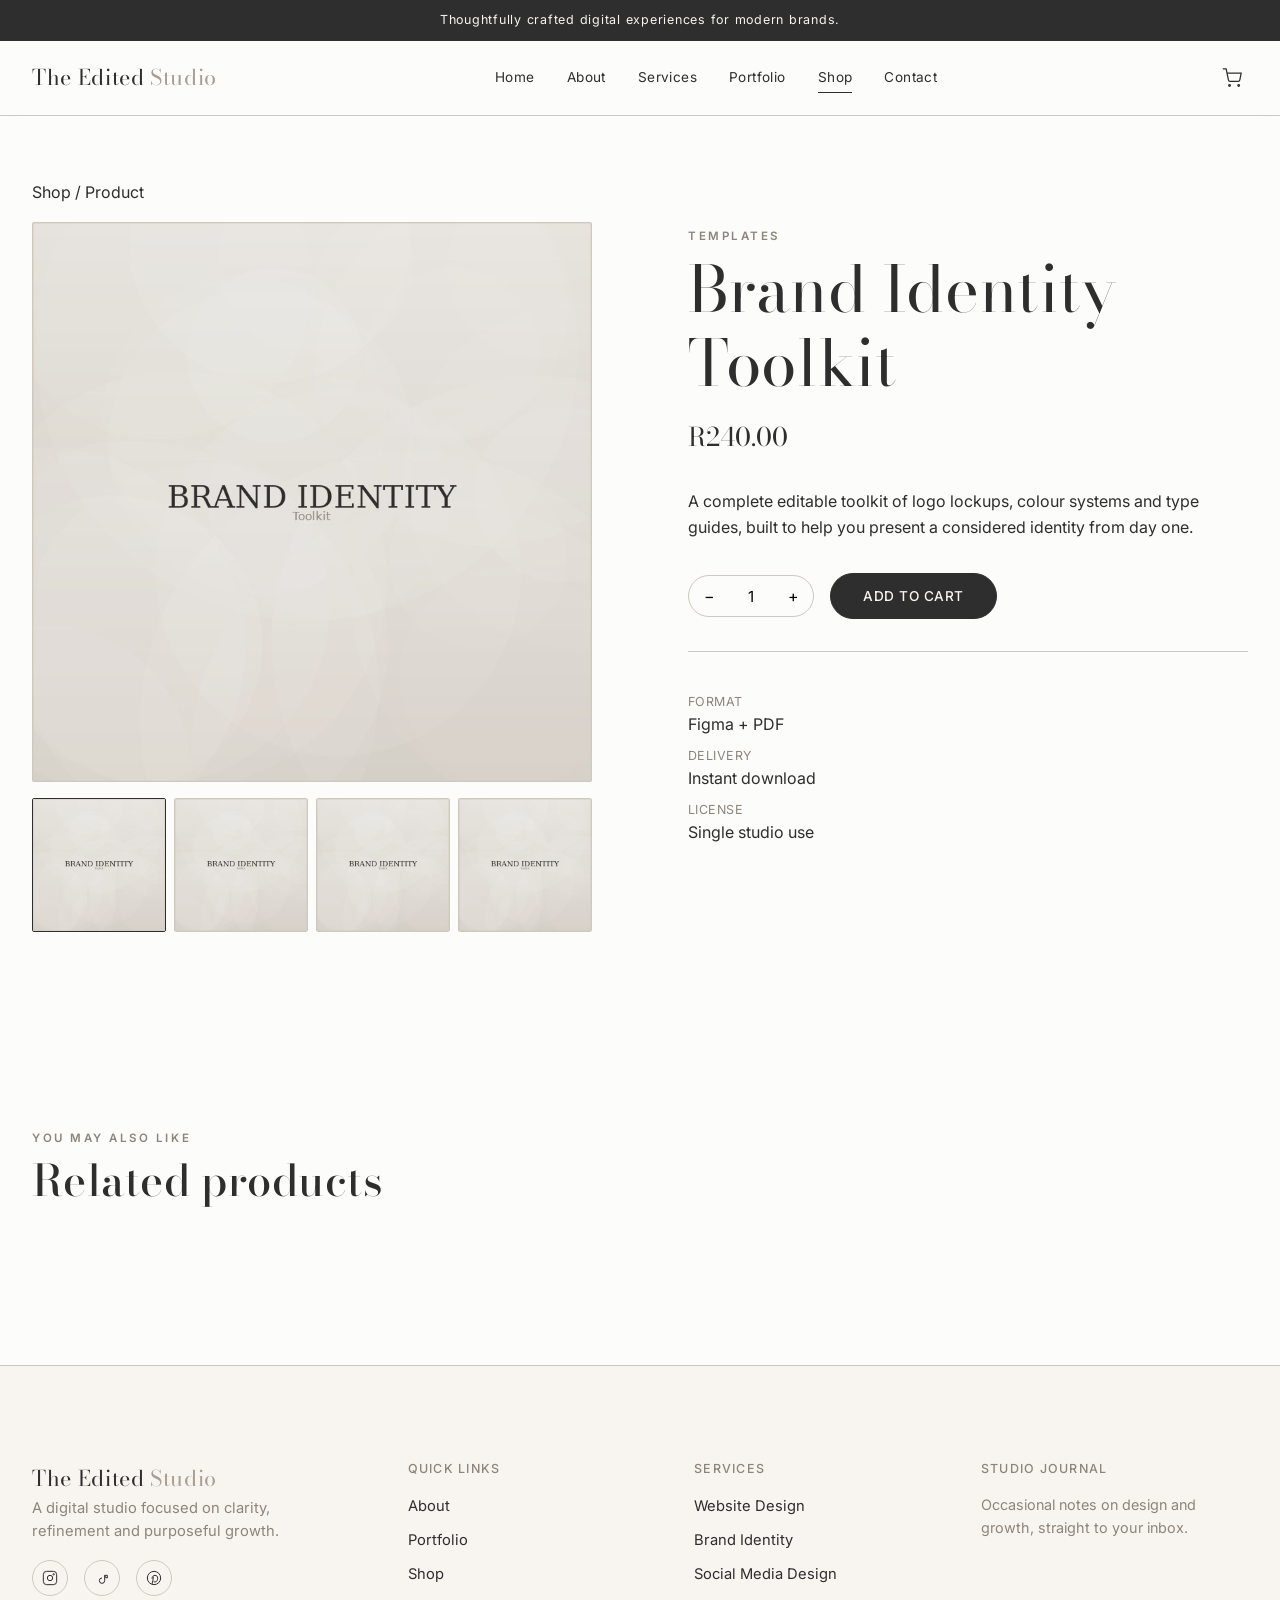
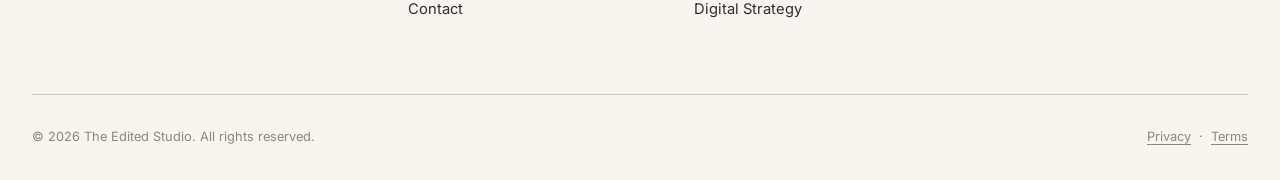
<file: product.html>
<!DOCTYPE html>
<html lang="en">
<head>
<meta charset="UTF-8">
<meta name="viewport" content="width=device-width, initial-scale=1.0">
<title>Product — The Edited Studio</title>
<meta name="description" content="Product details from The Edited Studio shop.">
<link rel="preconnect" href="https://fonts.googleapis.com">
<link rel="stylesheet" href="style.css">
<link rel="stylesheet" href="responsive.css">
</head>
<body>
<a class="skip-link" href="#main">Skip to content</a>
<div class="announcement-bar">Thoughtfully crafted digital experiences for modern brands.</div>

<header class="site-header">
  <div class="nav-inner">
    <a href="index.html" class="logo">The Edited <span>Studio</span></a>
    <nav class="nav-links" aria-label="Primary">
      <a href="index.html">Home</a>
      <a href="about.html">About</a>
      <a href="services.html">Services</a>
      <a href="portfolio.html">Portfolio</a>
      <a href="shop.html" aria-current="page">Shop</a>
      <a href="contact.html">Contact</a>
    </nav>
    <div class="nav-utility">
      <a href="cart.html" class="icon-btn" aria-label="View cart">
        <svg width="20" height="20" viewBox="0 0 24 24" fill="none" stroke="currentColor" stroke-width="1.5" aria-hidden="true"><circle cx="9" cy="21" r="1"/><circle cx="20" cy="21" r="1"/><path d="M1 1h4l2.68 13.39a2 2 0 0 0 2 1.61h9.72a2 2 0 0 0 2-1.61L23 6H6"/></svg>
        <span class="cart-count" aria-live="polite">0</span>
      </a>
      <button class="hamburger" aria-label="Open menu" aria-expanded="false" aria-controls="mobile-nav">
        <span></span><span></span><span></span>
      </button>
    </div>
  </div>
</header>

<nav id="mobile-nav" class="mobile-nav" aria-label="Mobile">
  <div class="mobile-nav-top">
    <span class="logo">The Edited <span>Studio</span></span>
    <button class="mobile-nav-close btn-ghost btn btn-sm" aria-label="Close menu">Close</button>
  </div>
  <a href="index.html">Home</a>
  <a href="about.html">About</a>
  <a href="services.html">Services</a>
  <a href="portfolio.html">Portfolio</a>
  <a href="shop.html">Shop</a>
  <a href="contact.html">Contact</a>
  <a href="cart.html">Cart</a>
</nav>

<main id="main">
  <section style="padding-top: var(--space-lg);">
    <div class="container">
      <p class="breadcrumb"><a href="shop.html">Shop</a> / <span data-p-category>Product</span></p>

      <div class="product-layout" data-product-page>
        <div class="product-gallery">
          <div class="product-gallery-main">
            <img data-p-main-image src="" alt="" loading="lazy">
          </div>
          <div class="product-gallery-thumbs" data-p-thumbs></div>
        </div>

        <div class="product-info">
          <span class="eyebrow" data-p-category>Category</span>
          <h1 data-p-name>Product name</h1>
          <p class="price" data-p-price>$0</p>
          <p data-p-desc>Description.</p>

          <div class="product-actions">
            <div class="qty-selector">
              <button type="button" data-qty-decrease aria-label="Decrease quantity">−</button>
              <input type="text" inputmode="numeric" value="1" data-qty-input aria-label="Quantity">
              <button type="button" data-qty-increase aria-label="Increase quantity">+</button>
            </div>
            <button class="btn" data-add-to-cart>Add to cart</button>
          </div>

          <dl class="product-meta-list" data-p-meta></dl>
        </div>
      </div>
    </div>
  </section>

  <section class="related-products">
    <div class="container">
      <div class="section-heading left">
        <span class="eyebrow">You may also like</span>
        <h2>Related products</h2>
      </div>
      <div class="grid grid-3" data-related-grid></div>
    </div>
  </section>
</main>

<footer class="site-footer">
  <div class="container">
    <div class="footer-grid">
      <div class="footer-about">
        <a href="index.html" class="logo">The Edited <span>Studio</span></a>
        <p>A digital studio focused on clarity, refinement and purposeful growth.</p>
        <div class="social-icons">
          <a href="#" aria-label="The Edited Studio on Instagram"><svg width="16" height="16" viewBox="0 0 24 24" fill="none" stroke="currentColor" stroke-width="1.5" aria-hidden="true"><rect x="2" y="2" width="20" height="20" rx="5"/><circle cx="12" cy="12" r="4"/><circle cx="17.5" cy="6.5" r="1"/></svg></a>
          <a href="#" aria-label="The Edited Studio on TikTok"><svg width="16" height="16" viewBox="0 0 24 24" fill="none" stroke="currentColor" stroke-width="1.5" aria-hidden="true"><path d="M16 8v8a4 4 0 1 1-4-4"/><path d="M16 8a4 4 0 0 0 4 4V8h-4z"/></svg></a>
          <a href="#" aria-label="The Edited Studio on Pinterest"><svg width="16" height="16" viewBox="0 0 24 24" fill="none" stroke="currentColor" stroke-width="1.5" aria-hidden="true"><circle cx="12" cy="12" r="10"/><path d="M9 21c1-3 2-8 2-11"/><path d="M9 13c0-2.5 1.5-5 4.5-5 2.5 0 4 1.7 4 4.2 0 3-1.5 5.8-4 5.8-1 0-1.8-.5-2.1-1"/></svg></a>
        </div>
      </div>
      <nav>
        <h4>Quick Links</h4>
        <ul>
          <li><a href="about.html">About</a></li>
          <li><a href="portfolio.html">Portfolio</a></li>
          <li><a href="shop.html">Shop</a></li>
          <li><a href="contact.html">Contact</a></li>
        </ul>
      </nav>
      <nav>
        <h4>Services</h4>
        <ul>
          <li><a href="services.html">Website Design</a></li>
          <li><a href="services.html">Brand Identity</a></li>
          <li><a href="services.html">Social Media Design</a></li>
          <li><a href="services.html">Digital Strategy</a></li>
        </ul>
      </nav>
      <div class="footer-newsletter">
        <h4>Studio Journal</h4>
        <p style="color:var(--warm-grey); font-size:0.9rem;">Occasional notes on design and growth, straight to your inbox.</p>
      </div>
    </div>
    <div class="footer-bottom">
      <span>© 2026 The Edited Studio. All rights reserved.</span>
      <span><a href="contact.html">Privacy</a> &nbsp;·&nbsp; <a href="contact.html">Terms</a></span>
    </div>
  </div>
</footer>

<script src="cart.js"></script>
<script src="app.js"></script>
</body>
</html>
</file>
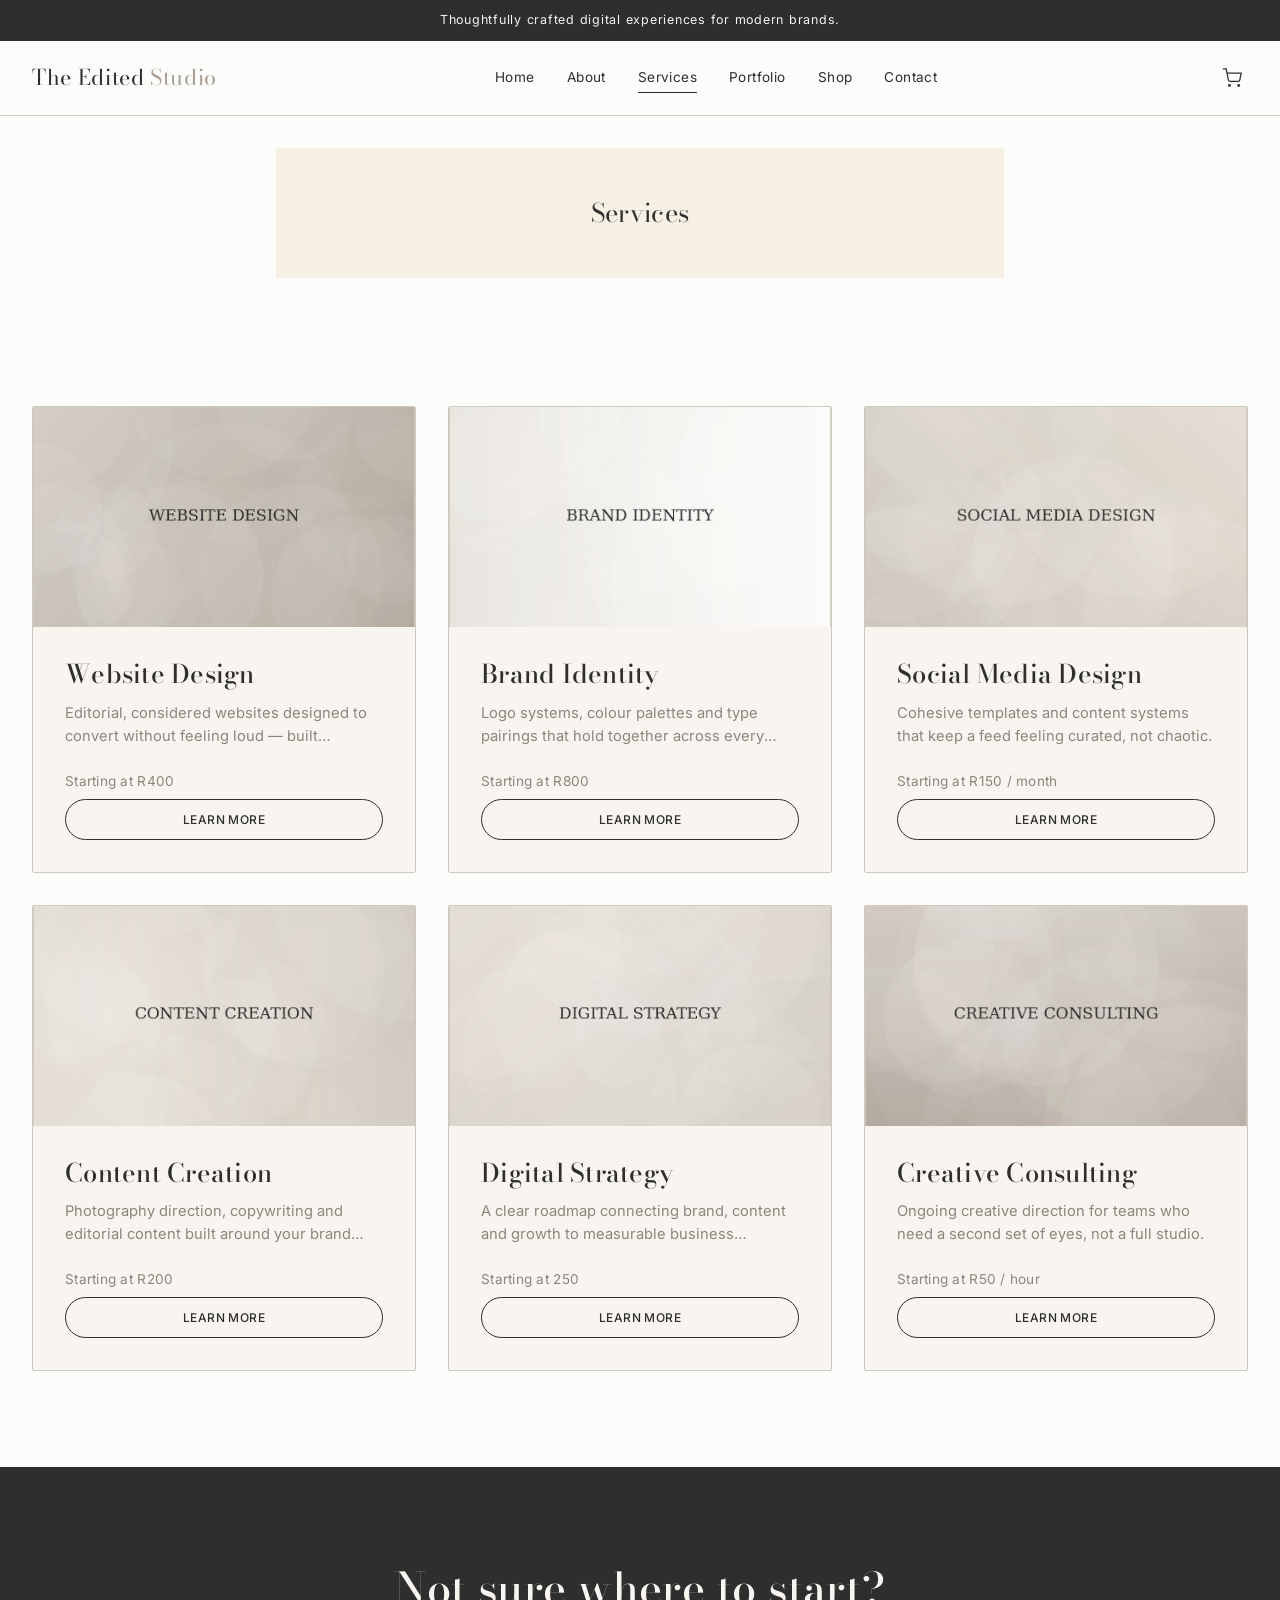
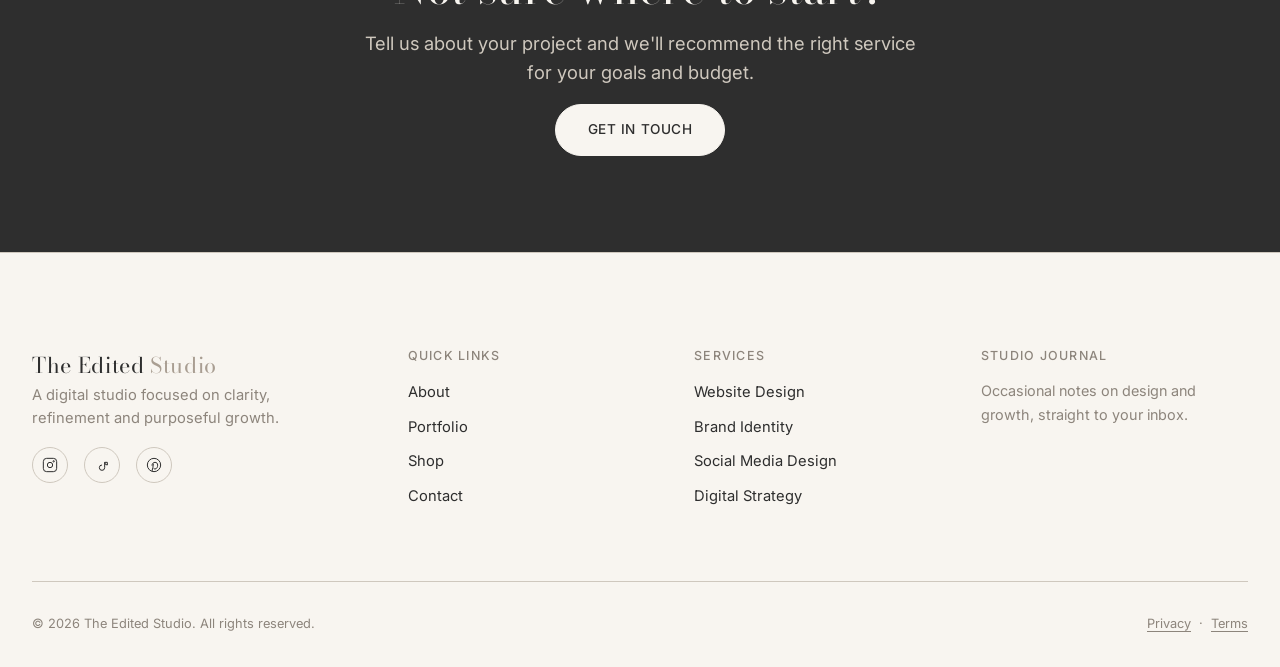
<file: services.html>
<!DOCTYPE html>
<html lang="en">
<head>
<meta charset="UTF-8">
<meta name="viewport" content="width=device-width, initial-scale=1.0">
<title>Services — The Edited Studio</title>
<meta name="description" content="Website design, brand identity, social media design, content creation, digital strategy and creative consulting from The Edited Studio.">
<link rel="preconnect" href="https://fonts.googleapis.com">
<link rel="stylesheet" href="style.css">
<link rel="stylesheet" href="responsive.css">
</head>
<body>
<a class="skip-link" href="#main">Skip to content</a>
<div class="announcement-bar">Thoughtfully crafted digital experiences for modern brands.</div>

<header class="site-header">
  <div class="nav-inner">
    <a href="index.html" class="logo">The Edited <span>Studio</span></a>
    <nav class="nav-links" aria-label="Primary">
      <a href="index.html">Home</a>
      <a href="about.html">About</a>
      <a href="services.html" aria-current="page">Services</a>
      <a href="portfolio.html">Portfolio</a>
      <a href="shop.html">Shop</a>
      <a href="contact.html">Contact</a>
    </nav>
    <div class="nav-utility">
      <a href="cart.html" class="icon-btn" aria-label="View cart">
        <svg width="20" height="20" viewBox="0 0 24 24" fill="none" stroke="currentColor" stroke-width="1.5" aria-hidden="true"><circle cx="9" cy="21" r="1"/><circle cx="20" cy="21" r="1"/><path d="M1 1h4l2.68 13.39a2 2 0 0 0 2 1.61h9.72a2 2 0 0 0 2-1.61L23 6H6"/></svg>
        <span class="cart-count" aria-live="polite">0</span>
      </a>
      <button class="hamburger" aria-label="Open menu" aria-expanded="false" aria-controls="mobile-nav">
        <span></span><span></span><span></span>
      </button>
    </div>
  </div>
</header>

<nav id="mobile-nav" class="mobile-nav" aria-label="Mobile">
  <div class="mobile-nav-top">
    <span class="logo">The Edited <span>Studio</span></span>
    <button class="mobile-nav-close btn-ghost btn btn-sm" aria-label="Close menu">Close</button>
  </div>
  <a href="index.html">Home</a>
  <a href="about.html">About</a>
  <a href="services.html">Services</a>
  <a href="portfolio.html">Portfolio</a>
  <a href="shop.html">Shop</a>
  <a href="contact.html">Contact</a>
  <a href="cart.html">Cart</a>
</nav>

<main id="main">

  <section class="page-header">
    <div class="container">
      <span class="eyebrow">What we offer</span>
      <h1>Services</h1>
      <p class="lede" style="margin:0 auto;">Considered digital work, scoped clearly from the start. Every engagement begins with a conversation, not a template.</p>
    </div>
  </section>

  <section class="services-grid">
    <div class="container">
      <div class="grid grid-3">

        <article class="card service-card">
          <div class="card-media"><img src="service-web.jpg" alt="" loading="lazy"></div>
          <div class="card-body">
            <h3>Website Design</h3>
            <p>Editorial, considered websites designed to convert without feeling loud — built responsive from the first sketch.</p>
            <span class="service-price">Starting at R400</span>
            <a href="contact.html" class="btn btn-outline btn-sm">Learn More</a>
          </div>
        </article>

        <article class="card service-card">
          <div class="card-media"><img src="service-brand.jpg" alt="" loading="lazy"></div>
          <div class="card-body">
            <h3>Brand Identity</h3>
            <p>Logo systems, colour palettes and type pairings that hold together across every touchpoint.</p>
            <span class="service-price">Starting at R800</span>
            <a href="contact.html" class="btn btn-outline btn-sm">Learn More</a>
          </div>
        </article>

        <article class="card service-card">
          <div class="card-media"><img src="service-social.jpg" alt="" loading="lazy"></div>
          <div class="card-body">
            <h3>Social Media Design</h3>
            <p>Cohesive templates and content systems that keep a feed feeling curated, not chaotic.</p>
            <span class="service-price">Starting at R150 / month</span>
            <a href="contact.html" class="btn btn-outline btn-sm">Learn More</a>
          </div>
        </article>

        <article class="card service-card">
          <div class="card-media"><img src="service-content.jpg" alt="" loading="lazy"></div>
          <div class="card-body">
            <h3>Content Creation</h3>
            <p>Photography direction, copywriting and editorial content built around your brand voice.</p>
            <span class="service-price">Starting at R200</span>
            <a href="contact.html" class="btn btn-outline btn-sm">Learn More</a>
          </div>
        </article>

        <article class="card service-card">
          <div class="card-media"><img src="service-strategy.jpg" alt="" loading="lazy"></div>
          <div class="card-body">
            <h3>Digital Strategy</h3>
            <p>A clear roadmap connecting brand, content and growth to measurable business outcomes.</p>
            <span class="service-price">Starting at 250</span>
            <a href="contact.html" class="btn btn-outline btn-sm">Learn More</a>
          </div>
        </article>

        <article class="card service-card">
          <div class="card-media"><img src="service-consulting.jpg" alt="" loading="lazy"></div>
          <div class="card-body">
            <h3>Creative Consulting</h3>
            <p>Ongoing creative direction for teams who need a second set of eyes, not a full studio.</p>
            <span class="service-price">Starting at R50 / hour</span>
            <a href="contact.html" class="btn btn-outline btn-sm">Learn More</a>
          </div>
        </article>

      </div>
    </div>
  </section>

  <section class="newsletter">
    <div class="container">
      <h2>Not sure where to start?</h2>
      <p class="lede">Tell us about your project and we'll recommend the right service for your goals and budget.</p>
      <div class="intro-actions">
        <a href="contact.html" class="btn" style="background:var(--ivory); color:var(--charcoal); border-color:var(--ivory);">Get in touch</a>
      </div>
    </div>
  </section>

</main>

<footer class="site-footer">
  <div class="container">
    <div class="footer-grid">
      <div class="footer-about">
        <a href="index.html" class="logo">The Edited <span>Studio</span></a>
        <p>A digital studio focused on clarity, refinement and purposeful growth.</p>
        <div class="social-icons">
          <a href="#" aria-label="The Edited Studio on Instagram"><svg width="16" height="16" viewBox="0 0 24 24" fill="none" stroke="currentColor" stroke-width="1.5" aria-hidden="true"><rect x="2" y="2" width="20" height="20" rx="5"/><circle cx="12" cy="12" r="4"/><circle cx="17.5" cy="6.5" r="1"/></svg></a>
          <a href="#" aria-label="The Edited Studio on TikTok"><svg width="16" height="16" viewBox="0 0 24 24" fill="none" stroke="currentColor" stroke-width="1.5" aria-hidden="true"><path d="M16 8v8a4 4 0 1 1-4-4"/><path d="M16 8a4 4 0 0 0 4 4V8h-4z"/></svg></a>
          <a href="#" aria-label="The Edited Studio on Pinterest"><svg width="16" height="16" viewBox="0 0 24 24" fill="none" stroke="currentColor" stroke-width="1.5" aria-hidden="true"><circle cx="12" cy="12" r="10"/><path d="M9 21c1-3 2-8 2-11"/><path d="M9 13c0-2.5 1.5-5 4.5-5 2.5 0 4 1.7 4 4.2 0 3-1.5 5.8-4 5.8-1 0-1.8-.5-2.1-1"/></svg></a>
        </div>
      </div>
      <nav>
        <h4>Quick Links</h4>
        <ul>
          <li><a href="about.html">About</a></li>
          <li><a href="portfolio.html">Portfolio</a></li>
          <li><a href="shop.html">Shop</a></li>
          <li><a href="contact.html">Contact</a></li>
        </ul>
      </nav>
      <nav>
        <h4>Services</h4>
        <ul>
          <li><a href="services.html">Website Design</a></li>
          <li><a href="services.html">Brand Identity</a></li>
          <li><a href="services.html">Social Media Design</a></li>
          <li><a href="services.html">Digital Strategy</a></li>
        </ul>
      </nav>
      <div class="footer-newsletter">
        <h4>Studio Journal</h4>
        <p style="color:var(--warm-grey); font-size:0.9rem;">Occasional notes on design and growth, straight to your inbox.</p>
      </div>
    </div>
    <div class="footer-bottom">
      <span>© 2026 The Edited Studio. All rights reserved.</span>
      <span><a href="contact.html">Privacy</a> &nbsp;·&nbsp; <a href="contact.html">Terms</a></span>
    </div>
  </div>
</footer>

<script src="cart.js"></script>
<script src="app.js"></script>
</body>
</html>
</file>
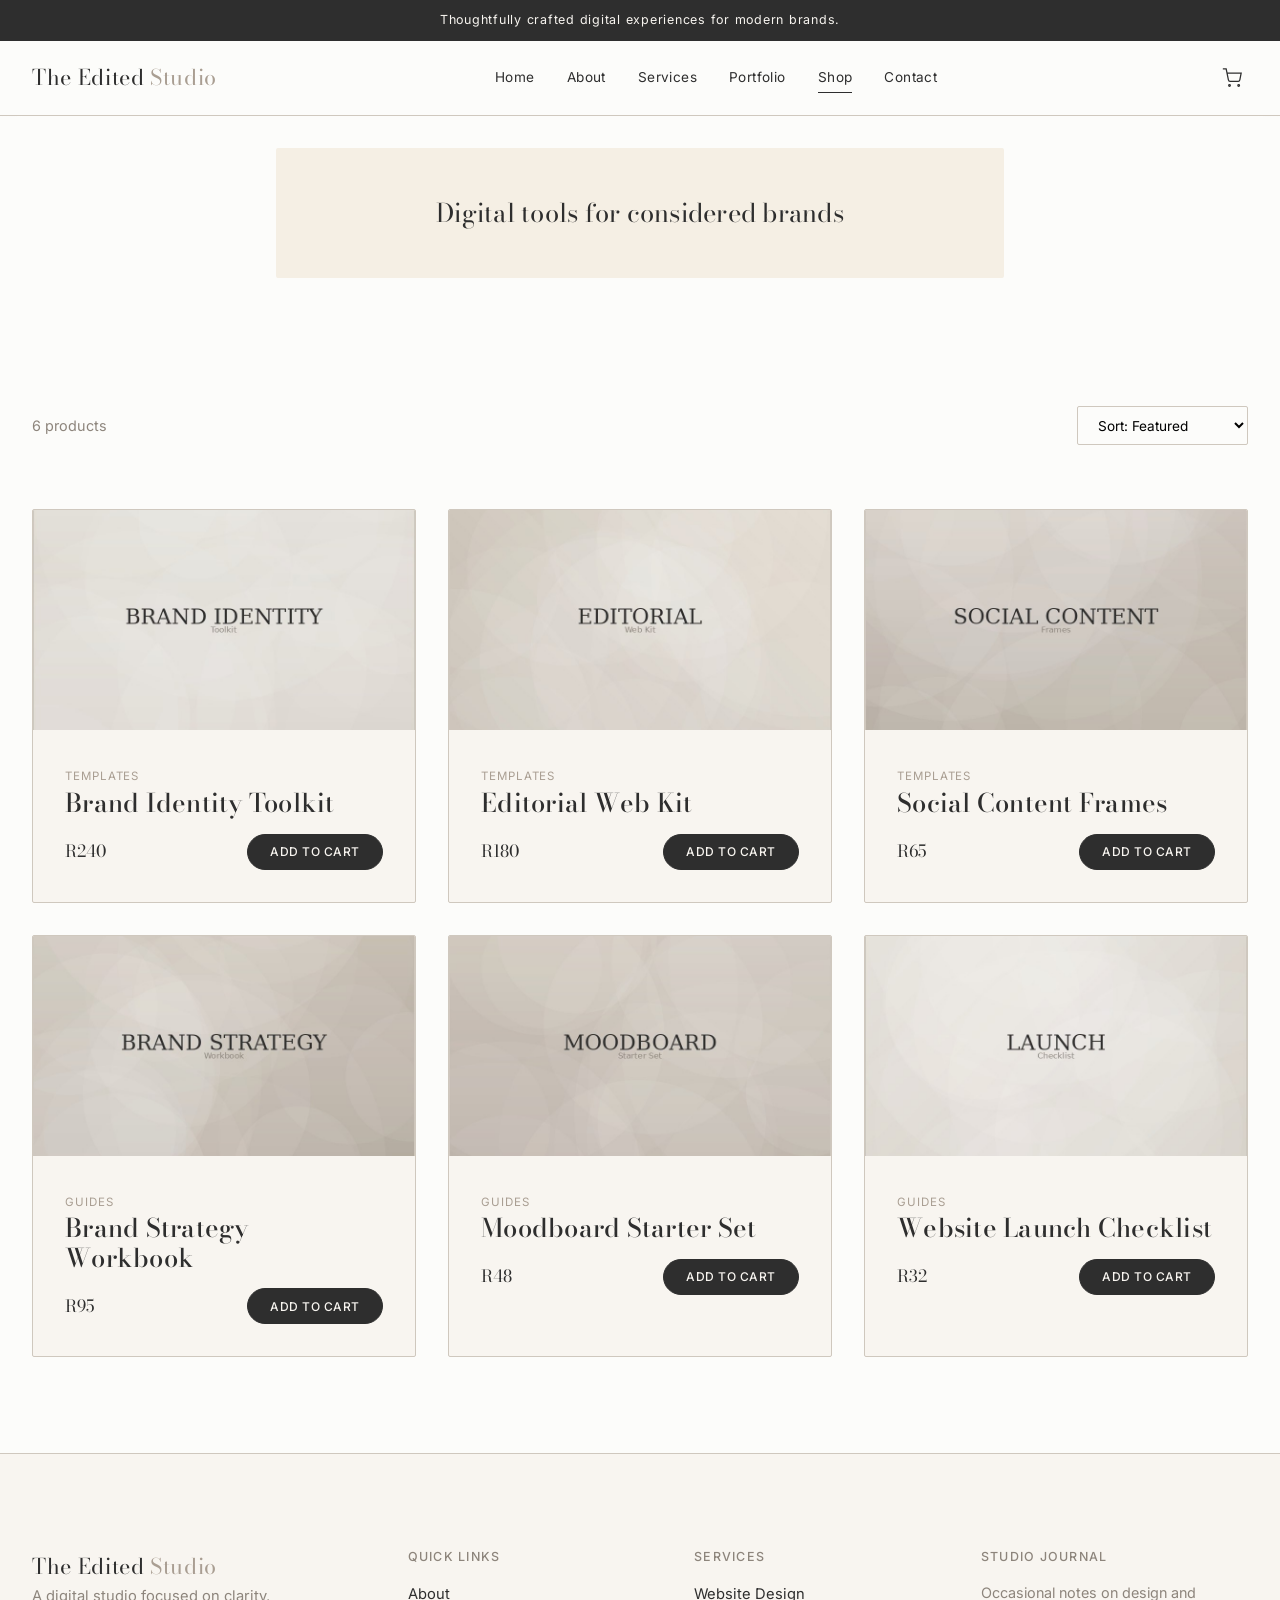
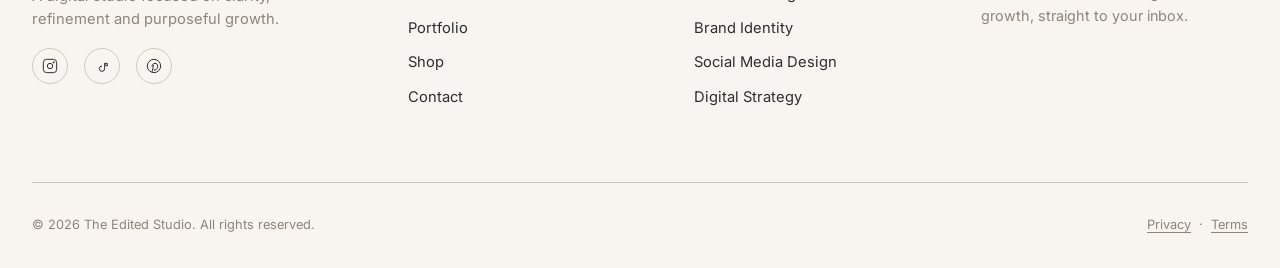
<file: shop.html>
<!DOCTYPE html>
<html lang="en">
<head>
<meta charset="UTF-8">
<meta name="viewport" content="width=device-width, initial-scale=1.0">
<title>Shop — The Edited Studio</title>
<meta name="description" content="Shop digital templates, guides and toolkits from The Edited Studio.">
<link rel="preconnect" href="https://fonts.googleapis.com">
<link rel="stylesheet" href="style.css">
<link rel="stylesheet" href="responsive.css">
</head>
<body>
<a class="skip-link" href="#main">Skip to content</a>
<div class="announcement-bar">Thoughtfully crafted digital experiences for modern brands.</div>

<header class="site-header">
  <div class="nav-inner">
    <a href="index.html" class="logo">The Edited <span>Studio</span></a>
    <nav class="nav-links" aria-label="Primary">
      <a href="index.html">Home</a>
      <a href="about.html">About</a>
      <a href="services.html">Services</a>
      <a href="portfolio.html">Portfolio</a>
      <a href="shop.html" aria-current="page">Shop</a>
      <a href="contact.html">Contact</a>
    </nav>
    <div class="nav-utility">
      <a href="cart.html" class="icon-btn" aria-label="View cart">
        <svg width="20" height="20" viewBox="0 0 24 24" fill="none" stroke="currentColor" stroke-width="1.5" aria-hidden="true"><circle cx="9" cy="21" r="1"/><circle cx="20" cy="21" r="1"/><path d="M1 1h4l2.68 13.39a2 2 0 0 0 2 1.61h9.72a2 2 0 0 0 2-1.61L23 6H6"/></svg>
        <span class="cart-count" aria-live="polite">0</span>
      </a>
      <button class="hamburger" aria-label="Open menu" aria-expanded="false" aria-controls="mobile-nav">
        <span></span><span></span><span></span>
      </button>
    </div>
  </div>
</header>

<nav id="mobile-nav" class="mobile-nav" aria-label="Mobile">
  <div class="mobile-nav-top">
    <span class="logo">The Edited <span>Studio</span></span>
    <button class="mobile-nav-close btn-ghost btn btn-sm" aria-label="Close menu">Close</button>
  </div>
  <a href="index.html">Home</a>
  <a href="about.html">About</a>
  <a href="services.html">Services</a>
  <a href="portfolio.html">Portfolio</a>
  <a href="shop.html">Shop</a>
  <a href="contact.html">Contact</a>
  <a href="cart.html">Cart</a>
</nav>

<main id="main">

  <section class="page-header">
    <div class="container">
    
      <h1>Digital tools for considered brands</h1>
      <p class="lede" style="margin:0 auto;">Templates, workbooks and toolkits built from our own studio process — ready to download and make your own.</p>
    </div>
  </section>

  <section class="shop-section">
    <div class="container">
      <div class="shop-toolbar">
        <span style="color:var(--warm-grey); font-size:0.9rem;">6 products</span>
        <div>
          <label class="visually-hidden" for="shop-sort">Sort products</label>
          <select id="shop-sort" data-shop-sort>
            <option value="featured">Sort: Featured</option>
            <option value="price-low">Price: Low to High</option>
            <option value="price-high">Price: High to Low</option>
            <option value="name">Name: A–Z</option>
          </select>
        </div>
      </div>
<div class="grid grid-3" data-shop-grid></div>
    </div>
  </section>
</main>

<footer class="site-footer">
  <div class="container">
    <div class="footer-grid">
      <div class="footer-about">
        <a href="index.html" class="logo">The Edited <span>Studio</span></a>
        <p>A digital studio focused on clarity, refinement and purposeful growth.</p>
        <div class="social-icons">
          <a href="#" aria-label="The Edited Studio on Instagram"><svg width="16" height="16" viewBox="0 0 24 24" fill="none" stroke="currentColor" stroke-width="1.5" aria-hidden="true"><rect x="2" y="2" width="20" height="20" rx="5"/><circle cx="12" cy="12" r="4"/><circle cx="17.5" cy="6.5" r="1"/></svg></a>
          <a href="#" aria-label="The Edited Studio on TikTok"><svg width="16" height="16" viewBox="0 0 24 24" fill="none" stroke="currentColor" stroke-width="1.5" aria-hidden="true"><path d="M16 8v8a4 4 0 1 1-4-4"/><path d="M16 8a4 4 0 0 0 4 4V8h-4z"/></svg></a>
          <a href="#" aria-label="The Edited Studio on Pinterest"><svg width="16" height="16" viewBox="0 0 24 24" fill="none" stroke="currentColor" stroke-width="1.5" aria-hidden="true"><circle cx="12" cy="12" r="10"/><path d="M9 21c1-3 2-8 2-11"/><path d="M9 13c0-2.5 1.5-5 4.5-5 2.5 0 4 1.7 4 4.2 0 3-1.5 5.8-4 5.8-1 0-1.8-.5-2.1-1"/></svg></a>
        </div>
      </div>
      <nav>
        <h4>Quick Links</h4>
        <ul>
          <li><a href="about.html">About</a></li>
          <li><a href="portfolio.html">Portfolio</a></li>
          <li><a href="shop.html">Shop</a></li>
          <li><a href="contact.html">Contact</a></li>
        </ul>
      </nav>
      <nav>
        <h4>Services</h4>
        <ul>
          <li><a href="services.html">Website Design</a></li>
          <li><a href="services.html">Brand Identity</a></li>
          <li><a href="services.html">Social Media Design</a></li>
          <li><a href="services.html">Digital Strategy</a></li>
        </ul>
      </nav>
      <div class="footer-newsletter">
        <h4>Studio Journal</h4>
        <p style="color:var(--warm-grey); font-size:0.9rem;">Occasional notes on design and growth, straight to your inbox.</p>
      </div>
    </div>
    <div class="footer-bottom">
      <span>© 2026 The Edited Studio. All rights reserved.</span>
      <span><a href="contact.html">Privacy</a> &nbsp;·&nbsp; <a href="contact.html">Terms</a></span>
    </div>
  </div>
</footer>

<script src="cart.js"></script>
<script src="app.js"></script>
</body>
</html>
</file>
<file: style.css>
/* ==========================================================================
   THE EDITED STUDIO — Main Stylesheet
   Luxury / Minimal / Editorial
   ========================================================================== */

@import url('https://fonts.googleapis.com/css2?family=Bodoni+Moda:ital,wght@0,400;0,500;0,600;1,400&family=Inter:wght@300;400;500;600&display=swap');

:root {
  /* Colour Palette */
  --ivory: #F8F5F0;
  --soft-white: #FCFCFA;
  --warm-cream: #F5EFE4;
  --stone: #CFC8BE;
  --taupe: #A99E92;
  --warm-grey: #8D857C;
  --charcoal: #2E2E2E;

  /* Typography */
  --font-heading: 'Bodoni Moda', 'Canela', 'Editorial New', Georgia, serif;
  --font-body: 'Inter', 'Manrope', 'DM Sans', -apple-system, sans-serif;

  /* Spacing scale */
  --space-xs: 0.5rem;
  --space-sm: 1rem;
  --space-md: 2rem;
  --space-lg: 4rem;
  --space-xl: 6rem;
  --space-2xl: 9rem;

  /* Misc */
  --radius: 2px;
  --radius-pill: 999px;
  --shadow-soft: 0 8px 30px rgba(46, 46, 46, 0.06);
  --shadow-med: 0 16px 48px rgba(46, 46, 46, 0.10);
  --transition: 320ms cubic-bezier(0.4, 0, 0.2, 1);
  --max-width: 1280px;
}

/* ---------------------------------- Reset ---------------------------------- */
*, *::before, *::after { box-sizing: border-box; }
html { scroll-behavior: smooth; }
body {
  margin: 0;
  font-family: var(--font-body);
  font-weight: 400;
  color: var(--charcoal);
  background: var(--soft-white);
  line-height: 1.6;
  -webkit-font-smoothing: antialiased;
}
img { max-width: 100%; display: block; }
ul { list-style: none; margin: 0; padding: 0; }
a { color: inherit; text-decoration: none; }
button { font-family: inherit; cursor: pointer; }
input, textarea, select { font-family: inherit; }

@media (prefers-reduced-motion: reduce) {
  *, *::before, *::after {
    animation-duration: 0.01ms !important;
    animation-iteration-count: 1 !important;
    transition-duration: 0.01ms !important;
    scroll-behavior: auto !important;
  }
}

/* Focus visibility for accessibility */
a:focus-visible, button:focus-visible, input:focus-visible,
textarea:focus-visible, select:focus-visible {
  outline: 2px solid var(--charcoal);
  outline-offset: 3px;
}

/* Skip link */
.skip-link {
  position: absolute;
  left: -999px;
  top: 0;
  background: var(--charcoal);
  color: var(--ivory);
  padding: 0.75rem 1.25rem;
  z-index: 2000;
}
.skip-link:focus {
  left: var(--space-sm);
  top: var(--space-sm);
}

/* ---------------------------------- Typography ---------------------------------- */
h1, h2, h3, h4 {
  font-family: var(--font-heading);
  font-weight: 500;
  color: var(--charcoal);
  line-height: 1.15;
  letter-spacing: 0.01em;
  margin: 0 0 var(--space-sm);
}
h1 { font-size: clamp(2.5rem, 5vw, 4.25rem); font-weight: 400; }
h2 { font-size: clamp(2rem, 3.4vw, 3rem); }
h3 { font-size: clamp(1.35rem, 2vw, 1.75rem); }
h4 { font-size: 1.1rem; }

p { margin: 0 0 var(--space-sm); color: var(--charcoal); }

.eyebrow {
  display: inline-block;
  font-family: var(--font-body);
  font-size: 0.72rem;
  font-weight: 600;
  letter-spacing: 0.22em;
  text-transform: uppercase;
  color: var(--warm-grey);
  margin-bottom: var(--space-xs);
}

.lede {
  font-size: 1.15rem;
  color: var(--warm-grey);
  max-width: 46ch;
}

.section-heading {
  text-align: center;
  max-width: 640px;
  margin: 0 auto var(--space-lg);
}
.section-heading.left { text-align: left; margin-left: 0; margin-right: 0; }

/* ---------------------------------- Layout helpers ---------------------------------- */
.container {
  max-width: var(--max-width);
  margin: 0 auto;
  padding: 0 var(--space-md);
}
section { padding: var(--space-xl) 0; }
.divider {
  border: none;
  border-top: 1px solid var(--stone);
  margin: 0;
}
.visually-hidden {
  position: absolute;
  width: 1px; height: 1px;
  overflow: hidden;
  clip: rect(0 0 0 0);
  white-space: nowrap;
}

/* ---------------------------------- Buttons ---------------------------------- */
.btn {
  display: inline-flex;
  align-items: center;
  justify-content: center;
  gap: 0.5rem;
  padding: 0.9rem 2rem;
  border-radius: var(--radius-pill);
  border: 1px solid var(--charcoal);
  background: var(--charcoal);
  color: var(--ivory);
  font-size: 0.85rem;
  font-weight: 500;
  letter-spacing: 0.04em;
  text-transform: uppercase;
  transition: background var(--transition), color var(--transition), border-color var(--transition), transform var(--transition);
}
.btn:hover { background: var(--warm-grey); border-color: var(--warm-grey); }
.btn:active { transform: translateY(1px); }

.btn-outline {
  background: transparent;
  color: var(--charcoal);
  border: 1px solid var(--charcoal);
}
.btn-outline:hover {
  background: var(--charcoal);
  color: var(--ivory);
}

.btn-ghost {
  background: transparent;
  color: var(--charcoal);
  border: 1px solid var(--stone);
}
.btn-ghost:hover { border-color: var(--charcoal); }

.btn-sm { padding: 0.6rem 1.4rem; font-size: 0.75rem; }
.btn-block { width: 100%; }
.btn:disabled { opacity: 0.45; cursor: not-allowed; }

/* ---------------------------------- Announcement banner ---------------------------------- */
.announcement-bar {
  background: var(--charcoal);
  color: var(--ivory);
  text-align: center;
  font-size: 0.78rem;
  letter-spacing: 0.06em;
  padding: 0.65rem var(--space-sm);
}

/* ---------------------------------- Header / Nav ---------------------------------- */
.site-header {
  position: sticky;
  top: 0;
  z-index: 900;
  background: rgba(252, 252, 250, 0.92);
  backdrop-filter: blur(10px);
  border-bottom: 1px solid var(--stone);
}
.nav-inner {
  display: flex;
  align-items: center;
  justify-content: space-between;
  padding: 1.25rem var(--space-md);
  max-width: var(--max-width);
  margin: 0 auto;
}
.logo {
  font-family: var(--font-heading);
  font-size: 1.35rem;
  letter-spacing: 0.03em;
}
.logo span { color: var(--taupe); }

.nav-links {
  display: flex;
  gap: var(--space-md);
  align-items: center;
}
.nav-links a {
  font-size: 0.85rem;
  letter-spacing: 0.03em;
  padding: 0.25rem 0;
  border-bottom: 1px solid transparent;
  transition: border-color var(--transition), color var(--transition);
}
.nav-links a:hover,
.nav-links a[aria-current="page"] {
  border-bottom-color: var(--charcoal);
}

.nav-utility {
  display: flex;
  align-items: center;
  gap: var(--space-sm);
}

.icon-btn {
  position: relative;
  background: none;
  border: none;
  display: inline-flex;
  padding: 0.4rem;
  color: var(--charcoal);
}
.cart-count {
  position: absolute;
  top: -2px;
  right: -2px;
  background: var(--charcoal);
  color: var(--ivory);
  font-size: 0.62rem;
  min-width: 16px;
  height: 16px;
  border-radius: 50%;
  display: flex;
  align-items: center;
  justify-content: center;
  padding: 0 3px;
}

.hamburger {
  display: none;
  flex-direction: column;
  gap: 5px;
  background: none;
  border: none;
  padding: 0.5rem;
}
.hamburger span {
  width: 22px;
  height: 1px;
  background: var(--charcoal);
  transition: transform var(--transition), opacity var(--transition);
}
.hamburger[aria-expanded="true"] span:nth-child(1) { transform: translateY(6px) rotate(45deg); }
.hamburger[aria-expanded="true"] span:nth-child(2) { opacity: 0; }
.hamburger[aria-expanded="true"] span:nth-child(3) { transform: translateY(-6px) rotate(-45deg); }

/* ---------------------------------- Intro (home) ---------------------------------- */
.intro {
  height: 300px;
  max-width: 720px;
  margin: 0 auto;
  padding: 2rem;
  display: flex;
  flex-direction: column;
  justify-content: center;
  align-items: center;
  text-align: center;
  overflow: hidden;
}
.intro .eyebrow { display: block; }
.intro h1 { max-width: 16ch; margin: 0 auto var(--space-md); }
.intro .lede { margin: 0 auto var(--space-md); }
.intro-actions { display: flex; gap: var(--space-sm); justify-content: center; flex-wrap: wrap; }
.intro-figure {
   display: none;
  margin-top: var(--space-xl);
  aspect-ratio: 21/9;
  background: linear-gradient(135deg, var(--warm-cream), var(--stone));
  border-radius: var(--radius);
  overflow: hidden;
}
.intro-figure img { width: 100%; height: 100%; object-fit: cover; }

/* ---------------------------------- Grids / Cards ---------------------------------- */
.grid {
  display: grid;
  gap: var(--space-md);
}
.grid-3 { grid-template-columns: repeat(3, 1fr); }
.grid-4 { grid-template-columns: repeat(4, 1fr); }
.grid-2 { grid-template-columns: repeat(2, 1fr); }

.card {
  background: var(--ivory);
  border: 1px solid var(--stone);
  border-radius: var(--radius);
  overflow: hidden;
  transition: box-shadow var(--transition), transform var(--transition), border-color var(--transition);
}
.card:hover {
  box-shadow: var(--shadow-med);
  transform: translateY(-4px);
  border-color: var(--taupe);
}
.card-media {
  display: block;
  background: var(--warm-cream);
  height: 220px;
  overflow: hidden;

}
.card-media img {
  display: block;
  width: 100%;
  height: 100%;
  object-fit: cover;
  transition: transform 600ms ease;
}
.card:hover .card-media img { transform: scale(1.04); }
.card-body { padding: var(--space-md); }
.card-body h3 { margin-bottom: 0.4rem; }
.card-body p { color: var(--warm-grey); font-size: 0.92rem;display: -webkit-box;

  -webkit-line-clamp: 2;

  -webkit-box-orient: vertical;

  overflow: hidden; }
.card-meta {
  display: flex;
  align-items: center;
  justify-content: space-between;
  margin-top: var(--space-sm);
}
.price { font-family: var(--font-heading); font-size: 1.05rem; }

/* Service card specific */
.service-card .card-body { display: flex; flex-direction: column; gap: 0.4rem; }
.service-price { color: var(--warm-grey); font-size: 0.85rem; letter-spacing: 0.02em; }

/* ---------------------------------- Why choose us ---------------------------------- */
.feature-list {
  display: grid;
  grid-template-columns: repeat(4, 1fr);
  gap: var(--space-md);
  text-align: center;
}
.feature-item .num {
  font-family: var(--font-heading);
  font-size: 0.95rem;
  color: var(--taupe);
  margin-bottom: var(--space-xs);
  display: block;
}

/* ---------------------------------- Testimonials ---------------------------------- */
.testimonials {
  background: var(--warm-cream);
}
.testimonial-track {
  display: grid;
  grid-template-columns: repeat(3, 1fr);
  gap: var(--space-md);
}
.testimonial {
  background: var(--soft-white);
  border: 1px solid var(--stone);
  border-radius: var(--radius);
  padding: var(--space-md);
}
.testimonial p { font-style: italic; color: var(--charcoal); }
.testimonial-name {
  font-size: 0.8rem;
  letter-spacing: 0.04em;
  color: var(--warm-grey);
  text-transform: uppercase;
  font-style: normal;
}

/* ---------------------------------- Instagram strip ---------------------------------- */
.insta-grid {
  display: grid;
  grid-template-columns: repeat(6, 1fr);
  gap: var(--space-xs);
}
.insta-grid a {
  aspect-ratio: 1/1;
  overflow: hidden;
  display: block;
}
.insta-grid img { width: 100%; height: 100%; object-fit: cover; transition: transform var(--transition); }
.insta-grid a:hover img { transform: scale(1.06); }

/* ---------------------------------- Newsletter ---------------------------------- */
.newsletter {
  text-align: center;
  background: var(--charcoal);
  color: var(--ivory);
}
.newsletter h2 { color: var(--ivory); }
.newsletter .lede { color: var(--stone); margin-left: auto; margin-right: auto; }
.newsletter-form {
  display: flex;
  max-width: 440px;
  margin: var(--space-md) auto 0;
  gap: 0.6rem;
}
.newsletter-form input {
  flex: 1;
  padding: 0.9rem 1.2rem;
  border-radius: var(--radius-pill);
  border: 1px solid var(--warm-grey);
  background: transparent;
  color: var(--ivory);
}
.newsletter-form input::placeholder { color: var(--stone); }
.newsletter-form .btn { background: var(--ivory); color: var(--charcoal); border-color: var(--ivory); }
.newsletter-form .btn:hover { background: var(--stone); border-color: var(--stone); }
.form-note { font-size: 0.78rem; color: var(--stone); margin-top: var(--space-sm); }

/* ---------------------------------- Footer ---------------------------------- */
.site-footer {
  background: var(--ivory);
  border-top: 1px solid var(--stone);
  padding: var(--space-xl) 0 var(--space-md);
}
.footer-grid {
  display: grid;
  grid-template-columns: 1.4fr 1fr 1fr 1.2fr;
  gap: var(--space-lg);
  margin-bottom: var(--space-lg);
}
.footer-grid h4 {
  font-family: var(--font-body);
  font-size: 0.78rem;
  letter-spacing: 0.1em;
  text-transform: uppercase;
  color: var(--warm-grey);
  margin-bottom: var(--space-sm);
}
.footer-grid ul li { margin-bottom: 0.55rem; }
.footer-grid ul a { font-size: 0.92rem; transition: color var(--transition); }
.footer-grid ul a:hover { color: var(--taupe); }
.footer-about p { color: var(--warm-grey); font-size: 0.92rem; max-width: 32ch; }
.social-icons { display: flex; gap: var(--space-sm); margin-top: var(--space-sm); }
.social-icons a {
  width: 36px; height: 36px;
  border: 1px solid var(--stone);
  border-radius: 50%;
  display: flex; align-items: center; justify-content: center;
  transition: border-color var(--transition), background var(--transition);
}
.social-icons a:hover { background: var(--charcoal); color: var(--ivory); border-color: var(--charcoal); }
.footer-bottom {
  display: flex;
  justify-content: space-between;
  align-items: center;
  padding-top: var(--space-md);
  border-top: 1px solid var(--stone);
  font-size: 0.8rem;
  color: var(--warm-grey);
  flex-wrap: wrap;
  gap: var(--space-sm);
}
.footer-bottom a { text-decoration: underline; text-underline-offset: 3px; }

/* ---------------------------------- Page header (inner pages) ---------------------------------- */
.page-header {
  height: 130px;
  max-width: 728px;
  margin: 2rem auto;
  padding: 0 1.5rem;
  display: flex;
  justify-content: center;
  align-items: center;
  text-align: center;
  background: var(--warm-cream);
  overflow: hidden;
  border-radius: var(--radius);
}

/* Hide extra text because a 90px hero is too short */
.page-header .eyebrow,
.page-header .lede,
.page-header p,
.page-header .breadcrumb {
  display: none;
}

/* Keep only the page title */
.page-header h1 {
  margin: 0;
  font-size: clamp(1.5rem, 2vw, 1.6rem);
  line-height: 1.2;
   font-weight: 400;
}

.breadcrumb a:hover {
  color: var(--charcoal);
}
/* ---------------------------------- About page ---------------------------------- */
.story-grid {
  display: grid;
  grid-template-columns: 1fr 1fr;
  gap: var(--space-xl);
  align-items: center;
}
.story-figure {
  aspect-ratio: 4/5;
  background: var(--warm-cream);
  border-radius: var(--radius);
  overflow: hidden;
}
.values-grid {
  display: grid;
  grid-template-columns: repeat(3, 1fr);
  gap: var(--space-md);
}
.value-item { padding: var(--space-md); border: 1px solid var(--stone); border-radius: var(--radius); }
.process-steps {
  display: grid;
  grid-template-columns: repeat(4, 1fr);
  gap: var(--space-md);
}
.process-step { position: relative; padding-top: var(--space-md); }
.process-step .num { font-family: var(--font-heading); font-size: 2.2rem; color: var(--stone); }
.team-grid {
  display: grid;
  grid-template-columns: repeat(4, 1fr);
  gap: var(--space-md);
}
.team-card { text-align: center; }
.team-photo {
  aspect-ratio: 1/1;
  border-radius: 50%;
  background: var(--warm-cream);
  overflow: hidden;
  margin: 0 auto var(--space-sm);
  max-width: 160px;
}
.team-role { color: var(--warm-grey); font-size: 0.85rem; }

/* ---------------------------------- Portfolio ---------------------------------- */
.filter-bar {
  display: flex;
  gap: var(--space-xs);
  justify-content: center;
  flex-wrap: wrap;
  margin-bottom: var(--space-lg);
}
.filter-btn {
  background: transparent;
  border: 1px solid var(--stone);
  border-radius: var(--radius-pill);
  padding: 0.55rem 1.3rem;
  font-size: 0.8rem;
  letter-spacing: 0.03em;
  transition: all var(--transition);
}
.filter-btn:hover { border-color: var(--charcoal); }
.filter-btn[aria-pressed="true"] {
  background: var(--charcoal);
  color: var(--ivory);
  border-color: var(--charcoal);
}
.portfolio-item[hidden] { display: none; }
.portfolio-item .card-media { aspect-ratio: 3/4; }
.tag { font-size: 0.72rem; letter-spacing: 0.08em; text-transform: uppercase; color: var(--taupe); }

.case-study {
  display: grid;
  grid-template-columns: 1fr 1fr;
  gap: var(--space-xl);
  align-items: start;
  padding-top: var(--space-xl);
  border-top: 1px solid var(--stone);
}
.case-study-stats { display: grid; grid-template-columns: repeat(2, 1fr); gap: var(--space-md); margin-top: var(--space-md); }
.case-study-stats .stat-num { font-family: var(--font-heading); font-size: 1.8rem; display: block; }
.case-study-stats .stat-label { color: var(--warm-grey); font-size: 0.82rem; }

/* ---------------------------------- Shop / product grid ---------------------------------- */
.shop-toolbar {
  display: flex;
  justify-content: space-between;
  align-items: center;
  margin-bottom: var(--space-lg);
  flex-wrap: wrap;
  gap: var(--space-sm);
}
.shop-toolbar select {
  border: 1px solid var(--stone);
  background: var(--soft-white);
  padding: 0.6rem 1rem;
  border-radius: var(--radius);
  font-size: 0.85rem;
}
.add-to-cart-form { display: flex; align-items: center; gap: var(--space-sm); margin-top: var(--space-sm); }

/* ---------------------------------- Product page ---------------------------------- */
.product-layout {
  display: grid;
  grid-template-columns: 1fr 1fr;
  gap: var(--space-xl);
}
.product-gallery-main {
  aspect-ratio: 1/1;
  background: var(--warm-cream);
  border-radius: var(--radius);
  overflow: hidden;
  margin-bottom: var(--space-sm);
}
.product-gallery-thumbs {
  display: grid;
  grid-template-columns: repeat(4, 1fr);
  gap: var(--space-xs);
}
.product-gallery-thumbs button {
  aspect-ratio: 1/1;
  border: 1px solid var(--stone);
  border-radius: var(--radius);
  overflow: hidden;
  padding: 0;
  background: var(--warm-cream);
}
.product-gallery-thumbs button.active { border-color: var(--charcoal); }
.product-info .price { font-size: 1.6rem; margin: var(--space-xs) 0 var(--space-md); }
.qty-selector {
  display: inline-flex;
  align-items: center;
  border: 1px solid var(--stone);
  border-radius: var(--radius-pill);
  overflow: hidden;
}
.qty-selector button {
  background: none;
  border: none;
  width: 40px;
  height: 40px;
  font-size: 1rem;
}
.qty-selector button:hover { background: var(--warm-cream); }
.qty-selector input {
  width: 44px;
  border: none;
  text-align: center;
  background: none;
  font-size: 0.95rem;
  -moz-appearance: textfield;
}
.qty-selector input::-webkit-outer-spin-button,
.qty-selector input::-webkit-inner-spin-button { -webkit-appearance: none; margin: 0; }
.product-actions { display: flex; gap: var(--space-sm); align-items: center; margin: var(--space-md) 0; }
.product-meta-list { border-top: 1px solid var(--stone); margin-top: var(--space-md); padding-top: var(--space-md); }
.product-meta-list dt { font-size: 0.78rem; letter-spacing: 0.04em; color: var(--warm-grey); text-transform: uppercase; margin-top: var(--space-xs); }
.product-meta-list dd { margin: 0 0 var(--space-xs); }
.product-features {
  margin: var(--space-md) 0;
  padding-left: 1.2rem;
}

.product-features li {
  margin-bottom: 0.6rem;
  color: var(--charcoal);
  line-height: 1.6;
}

.product-info h3 {
  margin-top: var(--space-md);
  margin-bottom: var(--space-sm);
}

/* ---------------------------------- Cart page ---------------------------------- */
.cart-layout {
  display: grid;
  grid-template-columns: 1.7fr 1fr;
  gap: var(--space-xl);
  align-items: start;
}
.cart-table { width: 100%; border-collapse: collapse; }
.cart-table th {
  text-align: left;
  font-size: 0.75rem;
  letter-spacing: 0.08em;
  text-transform: uppercase;
  color: var(--warm-grey);
  padding-bottom: var(--space-sm);
  border-bottom: 1px solid var(--stone);
}
.cart-table td {
  padding: var(--space-sm) 0;
  border-bottom: 1px solid var(--stone);
  vertical-align: middle;
}
.cart-item-info { display: flex; align-items: center; gap: var(--space-sm); }
.cart-item-thumb {
  width: 84px; height: 84px;
  border-radius: var(--radius);
  overflow: hidden;
  background: var(--warm-cream);
  flex-shrink: 0;
}
.cart-item-thumb img { width: 100%; height: 100%; object-fit: cover; }
.cart-item-name { font-family: var(--font-heading); font-size: 1rem; }
.remove-btn {
  background: none;
  border: none;
  color: var(--warm-grey);
  font-size: 0.78rem;
  text-decoration: underline;
  text-underline-offset: 3px;
  margin-top: 0.35rem;
  padding: 0;
}
.remove-btn:hover { color: var(--charcoal); }
.summary-card {
  background: var(--ivory);
  border: 1px solid var(--stone);
  border-radius: var(--radius);
  padding: var(--space-md);
  position: sticky;
  top: 110px;
}
.summary-row {
  display: flex;
  justify-content: space-between;
  margin-bottom: var(--space-sm);
  font-size: 0.95rem;
  color: var(--warm-grey);
}
.summary-row.total {
  color: var(--charcoal);
  font-family: var(--font-heading);
  font-size: 1.2rem;
  border-top: 1px solid var(--stone);
  padding-top: var(--space-sm);
  margin-top: var(--space-sm);
}
.empty-cart {
  text-align: center;
  padding: var(--space-2xl) 0;
}

/* ---------------------------------- Contact page ---------------------------------- */
.contact-layout {
  display: grid;
  grid-template-columns: 1fr 1fr;
  gap: var(--space-xl);
}
.form-group { margin-bottom: var(--space-md); }
.form-group label {
  display: block;
  font-size: 0.78rem;
  letter-spacing: 0.05em;
  text-transform: uppercase;
  color: var(--warm-grey);
  margin-bottom: 0.5rem;
}
.form-group input,
.form-group textarea {
  width: 100%;
  padding: 0.85rem 1rem;
  border: 1px solid var(--stone);
  border-radius: var(--radius);
  background: var(--soft-white);
  font-size: 0.95rem;
  color: var(--charcoal);
  transition: border-color var(--transition);
}
.form-group input:focus,
.form-group textarea:focus { border-color: var(--charcoal); outline: none; }
.contact-info-list { margin-top: var(--space-lg); }
.contact-info-list li { padding: var(--space-sm) 0; border-bottom: 1px solid var(--stone); }
.contact-info-list h4 { margin-bottom: 0.2rem; }
.contact-info-list p { color: var(--warm-grey); margin: 0; }
.map-placeholder {
  margin-top: var(--space-lg);
  aspect-ratio: 16/7;
  background: var(--warm-cream);
  border: 1px solid var(--stone);
  border-radius: var(--radius);
  display: flex;
  align-items: center;
  justify-content: center;
  color: var(--warm-grey);
  font-size: 0.85rem;
  letter-spacing: 0.04em;
}
.form-success {
  display: none;
  background: var(--warm-cream);
  border: 1px solid var(--taupe);
  border-radius: var(--radius);
  padding: var(--space-sm) var(--space-md);
  margin-bottom: var(--space-md);
}
.form-success.show { display: block; }

/* ---------------------------------- Mobile nav drawer ---------------------------------- */
.mobile-nav {
  display: none;
  position: fixed;
  inset: 0;
  background: var(--soft-white);
  z-index: 1000;
  padding: var(--space-lg) var(--space-md);
  overflow-y: auto;
}
.mobile-nav.open { display: block; }
.mobile-nav-top {
  display: flex;
  justify-content: space-between;
  align-items: center;
  margin-bottom: var(--space-lg);
}
.mobile-nav a {
  display: block;
  font-family: var(--font-heading);
  font-size: 1.6rem;
  padding: var(--space-sm) 0;
  border-bottom: 1px solid var(--stone);
}
</file>
<file: responsive.css>
/* ==========================================================================
   THE EDITED STUDIO — Responsive Rules
   Mobile-first overrides for tablet and desktop already assumed in base
   styles; this file narrows the layout down from desktop.
   ========================================================================== */

/* ---------- Tablet: <= 1024px ---------- */
@media (max-width: 1024px) {
  .grid-4 { grid-template-columns: repeat(2, 1fr); }
  .grid-3 { grid-template-columns: repeat(2, 1fr); }
  .feature-list { grid-template-columns: repeat(2, 1fr); }
  .testimonial-track { grid-template-columns: repeat(2, 1fr); }
  .insta-grid { grid-template-columns: repeat(4, 1fr); }
  .footer-grid { grid-template-columns: 1.4fr 1fr 1fr; }
  .footer-grid .footer-newsletter { grid-column: 1 / -1; }
  .values-grid { grid-template-columns: repeat(2, 1fr); }
  .process-steps { grid-template-columns: repeat(2, 1fr); }
  .team-grid { grid-template-columns: repeat(2, 1fr); }
  .case-study { grid-template-columns: 1fr; }
  .product-layout { grid-template-columns: 1fr; }
  .cart-layout { grid-template-columns: 1fr; }
  .summary-card { position: static; }
  .contact-layout { grid-template-columns: 1fr; }
  .story-grid { grid-template-columns: 1fr; }
  .story-figure { order: -1; }
}

/* ---------- Mobile: <= 720px ---------- */
@media (max-width: 720px) {
  section { padding: var(--space-lg) 0; }
  .container { padding: 0 var(--space-sm); }

  .nav-links { display: none; }
  .hamburger { display: inline-flex; }

  .grid-4, .grid-3, .grid-2 { grid-template-columns: 1fr; }
  .feature-list { grid-template-columns: 1fr 1fr; }
  .testimonial-track { grid-template-columns: 1fr; }
  .insta-grid { grid-template-columns: repeat(3, 1fr); }

  .footer-grid { grid-template-columns: 1fr; gap: var(--space-md); text-align: left; }
  .footer-bottom { flex-direction: column; align-items: flex-start; }

  .values-grid { grid-template-columns: 1fr; }
  .process-steps { grid-template-columns: 1fr 1fr; }
  .team-grid { grid-template-columns: 1fr 1fr; }

  .intro { padding-top: var(--space-xl); }
  .intro-actions { flex-direction: column; align-items: stretch; }
  .intro-actions .btn { width: 100%; }

  .newsletter-form { flex-direction: column; }

  .cart-table thead { display: none; }
  .cart-table, .cart-table tbody, .cart-table tr, .cart-table td { display: block; width: 100%; }
  .cart-table tr { border-bottom: 1px solid var(--stone); padding: var(--space-sm) 0; }
  .cart-table td { border-bottom: none; padding: 0.35rem 0; }
  .cart-item-info { align-items: flex-start; }

  .product-gallery-thumbs { grid-template-columns: repeat(4, 1fr); }

  .filter-bar { justify-content: flex-start; overflow-x: auto; flex-wrap: nowrap; padding-bottom: 0.5rem; }

  h1 { max-width: 100%; }
}

@media (max-width: 460px) {
  .feature-list, .process-steps, .team-grid { grid-template-columns: 1fr; }
  .insta-grid { grid-template-columns: repeat(2, 1fr); }
}
</file>
